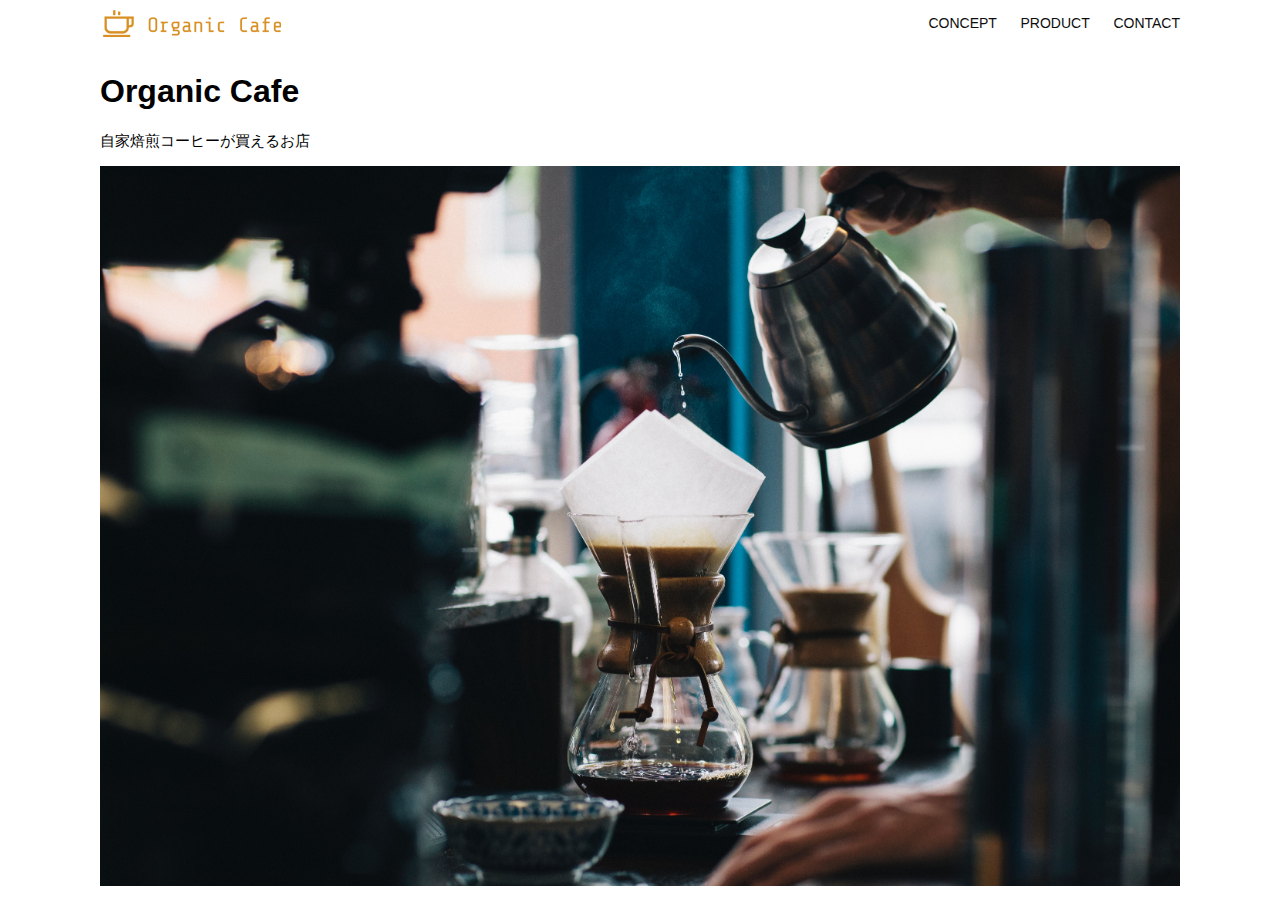
<file: kadai_013/index.html>
<!DOCTYPE html>
<html>
  <head>
    <title>Organic Cafe</title>
    <meta charset="UTF-8" />
    <meta
      name="description"
      content="自家焙煎のコーヒーがお家で楽しめるOrganic Cafe"
    />
    <meta name="viewport" content="width=device-width, initial-scale=1.0" />
    <link rel="stylesheet" href="style.css" />
  </head>
  <body>
    <!-- ヘッダー -->
    <header>
      <!-- ロゴ -->
      <a href="index.html" id="logo"
        ><img src="images/logo.png" alt="トップページに戻る"
      /></a>

      <!-- PC用ナビゲーション -->
      <nav id="nav-pc">
        <a href="index.html#concept">CONCEPT</a>
        <a href="index.html#product">PRODUCT</a>
        <a href="index.html#contact">CONTACT</a>
      </nav>
      
      <!-- スマホ用メニューボタン -->
      <img id="menu-sp" src="images/button-menu.png" alt="ナビゲーションを開く" onclick="document.getElementById('nav-sp').style.display = 'block'"> 
      <!-- スマホ用ナビゲーション -->
      <nav id="nav-sp">
         <img id="close" src="images/button-close.png" alt="ナビゲーションを閉じる" onclick="document.getElementById('nav-sp').style.display = 'none'">
         <a id="logo-sp" href="index.html" onclick="document.getElementById('nav-sp').style.display = 'none'">
         <img src="images/logo-sp.png" alt="トップページに戻る"></a>
         <a class="menu" href="index.html#concept" onclick="document.getElementById('nav-sp').style.display = 'none'">CONCEPT</a>
         <a class="menu" href="index.html#product" onclick="document.getElementById('nav-sp').style.display = 'none'">PRODUCT</a>
         <a class="menu" href="index.html#contact" onclick="document.getElementById('nav-sp').style.display = 'none'">CONTACT</a>
      </nav>
      
    </header>
    <main>
      <article>
        <!-- メインビジュアル -->
        <section id="main-visual">
          <div id="main-message">
            <h1>Organic Cafe</h1>
            <p>自家焙煎コーヒーが買えるお店</p>
          </div>
          <img
            src="images/main-image.jpg"
            alt="コーヒーをハンドドリップで淹れる画像"
          />
        </section>
      </article>
    </main>
  </body>
</html>
</file>
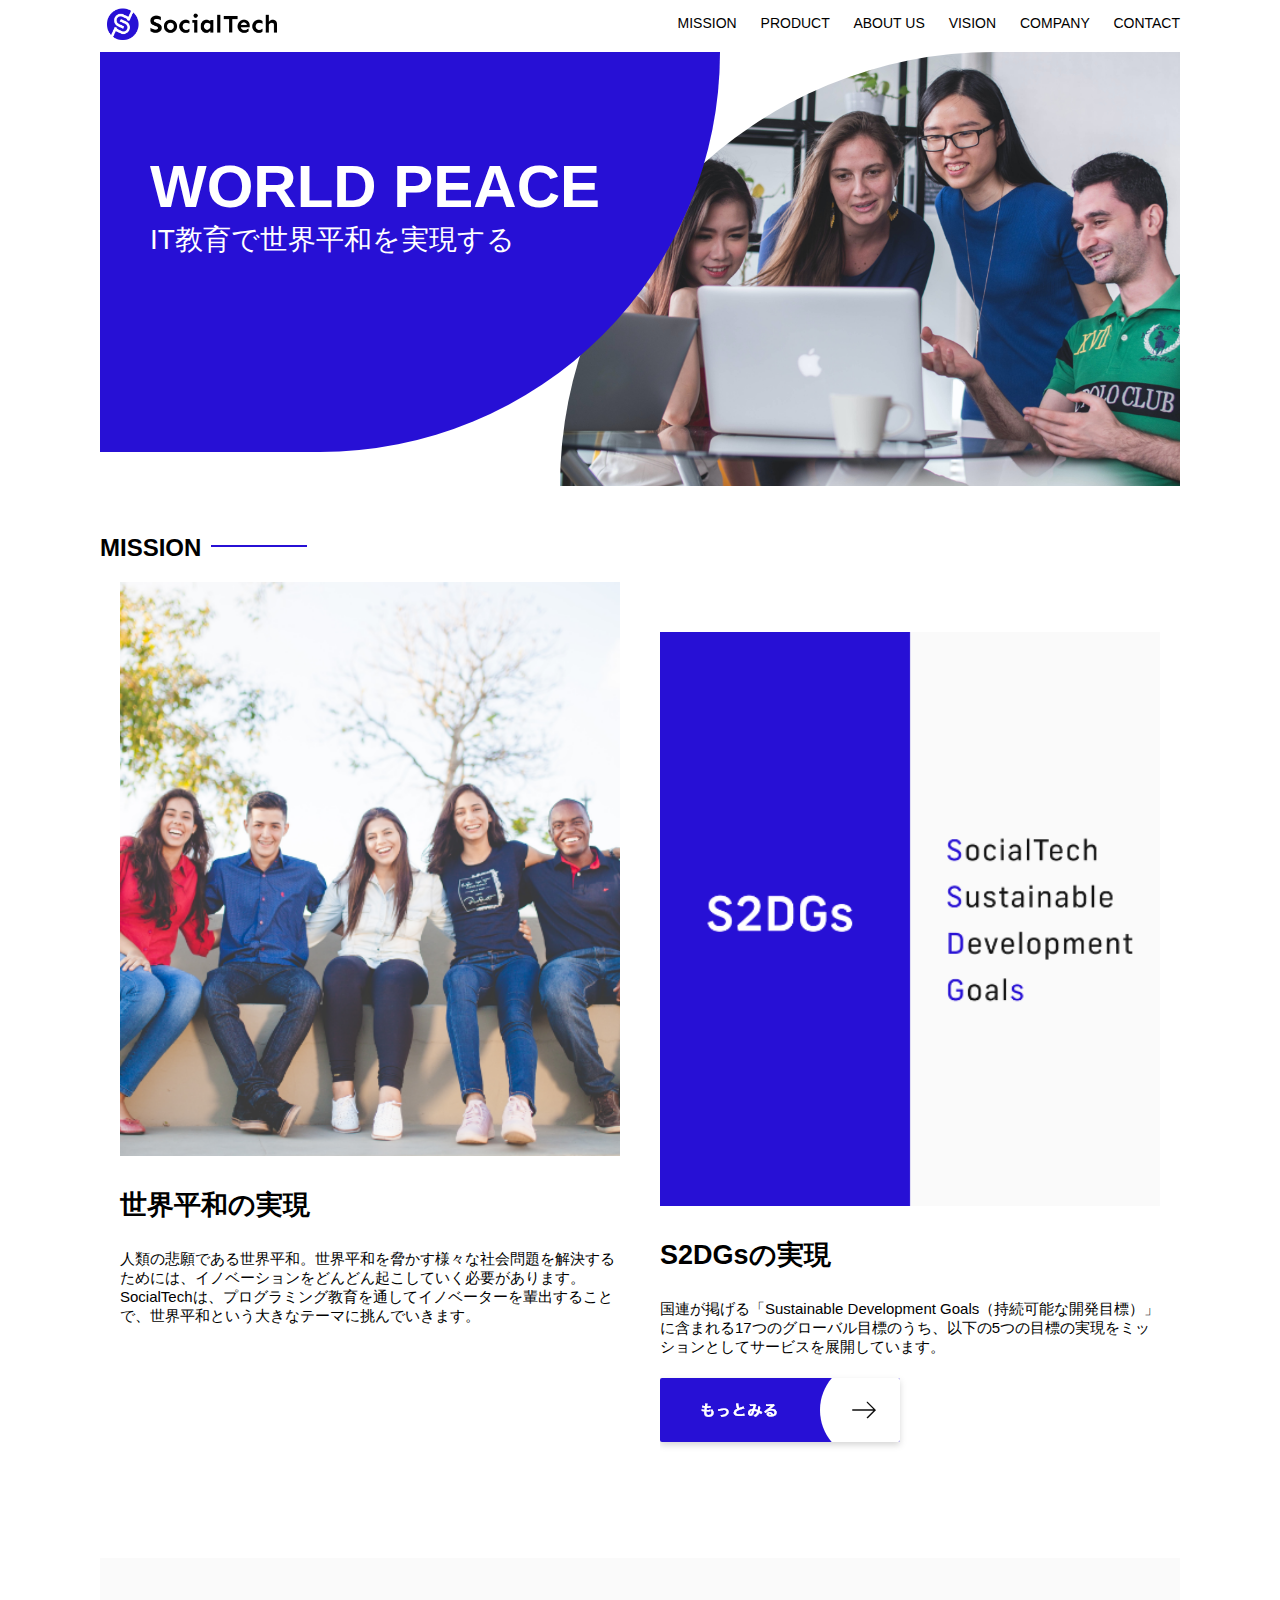
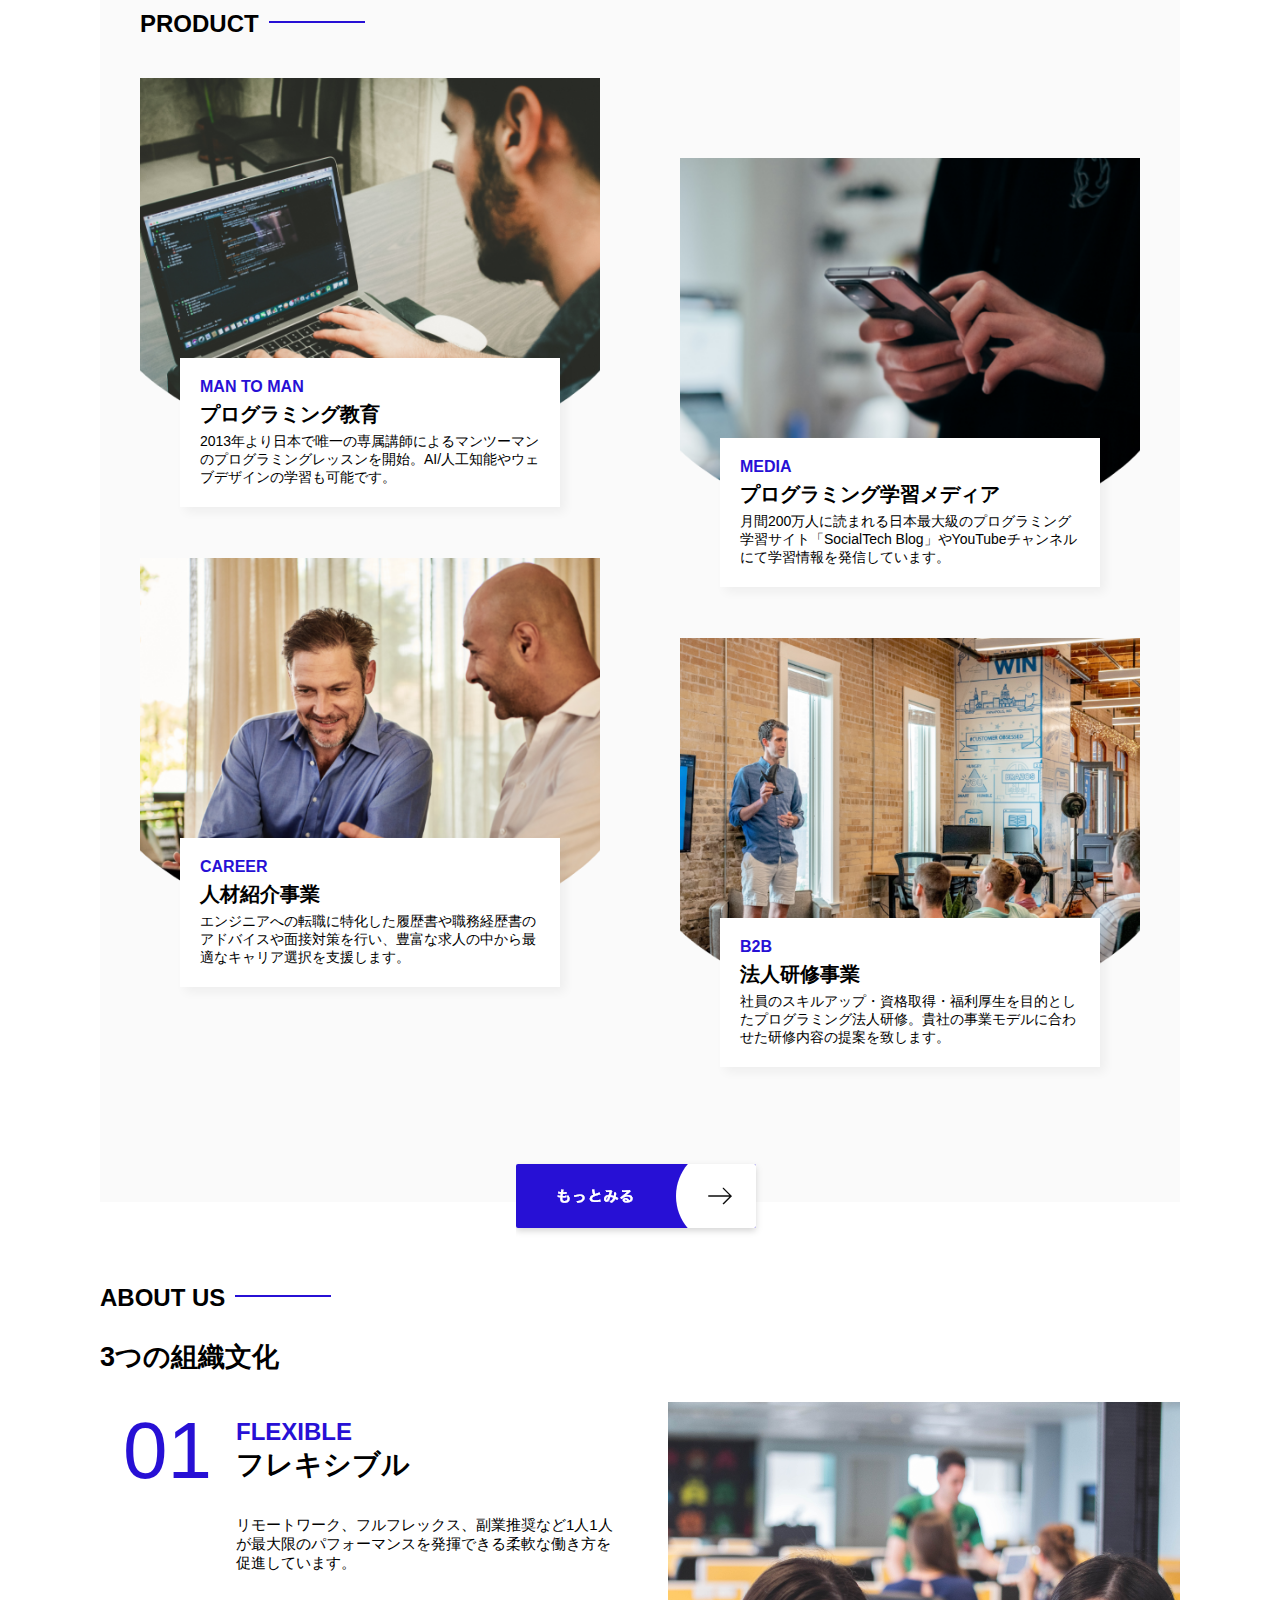
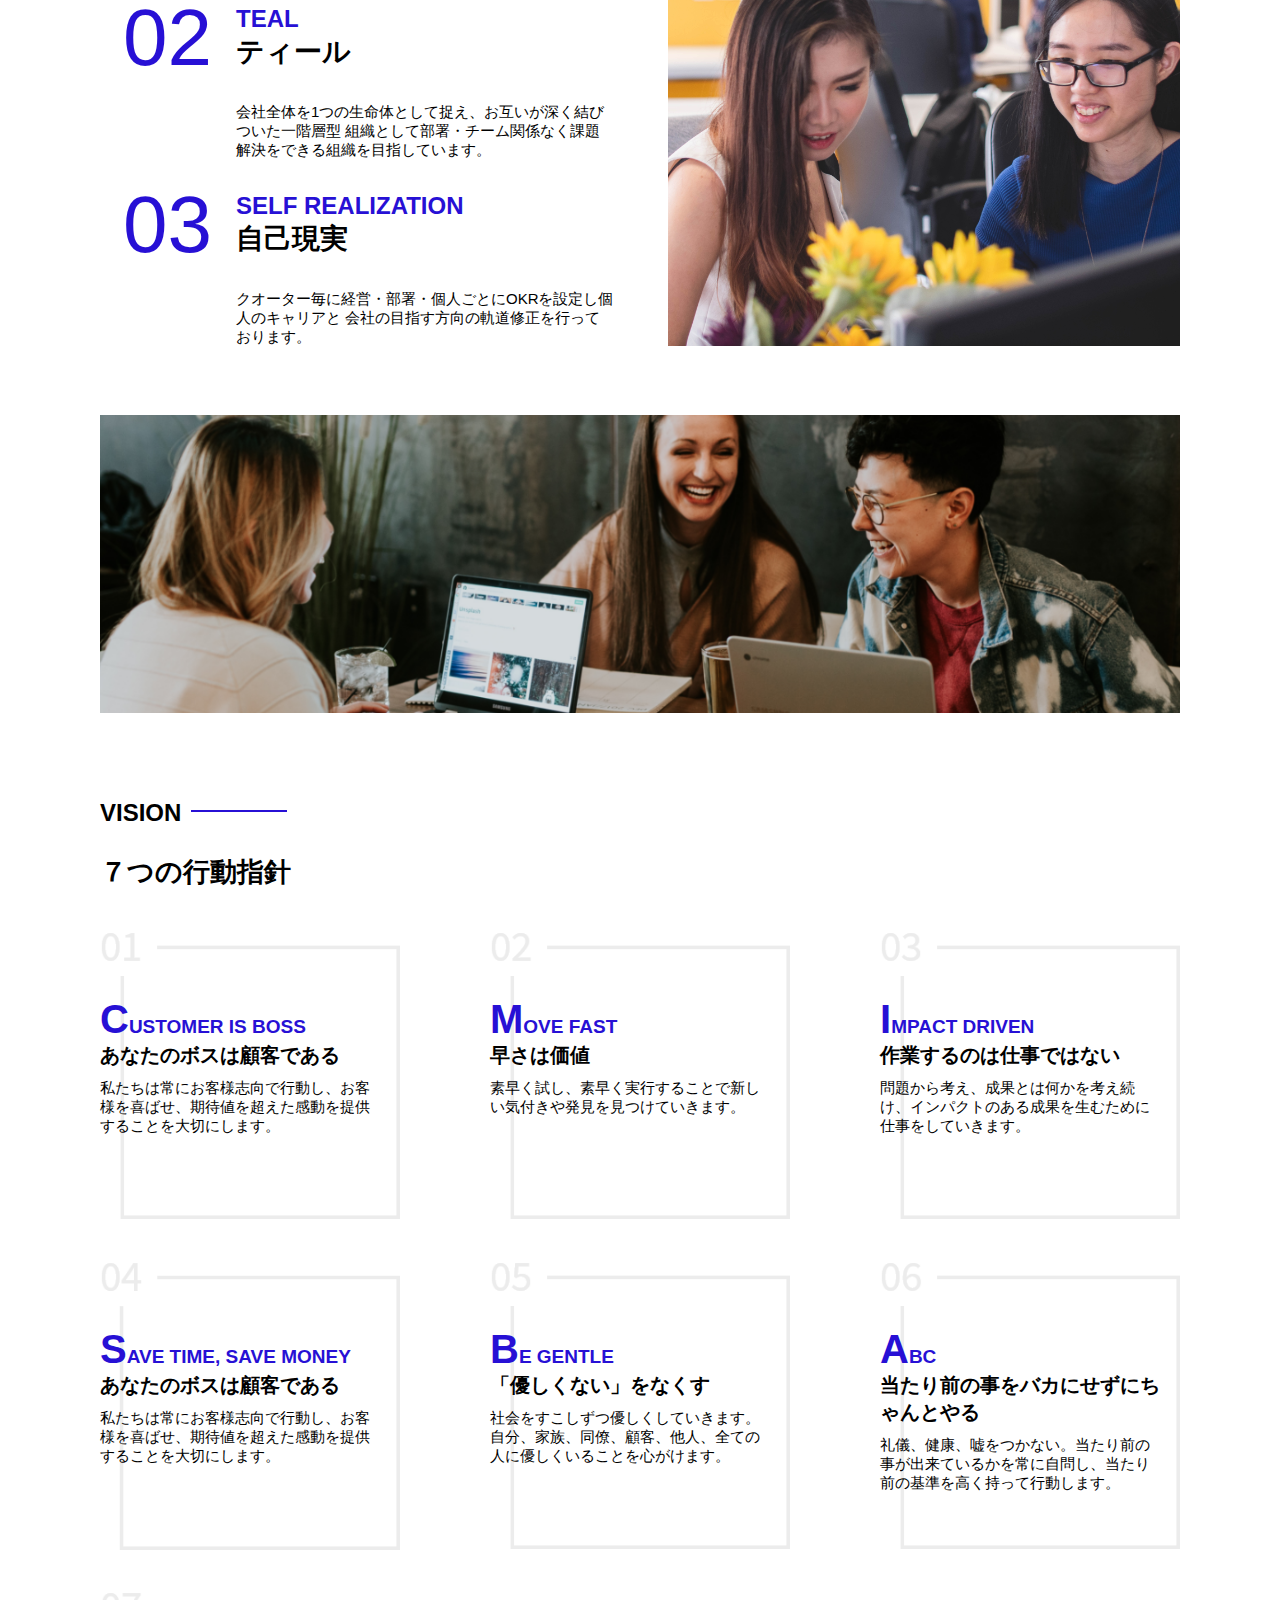
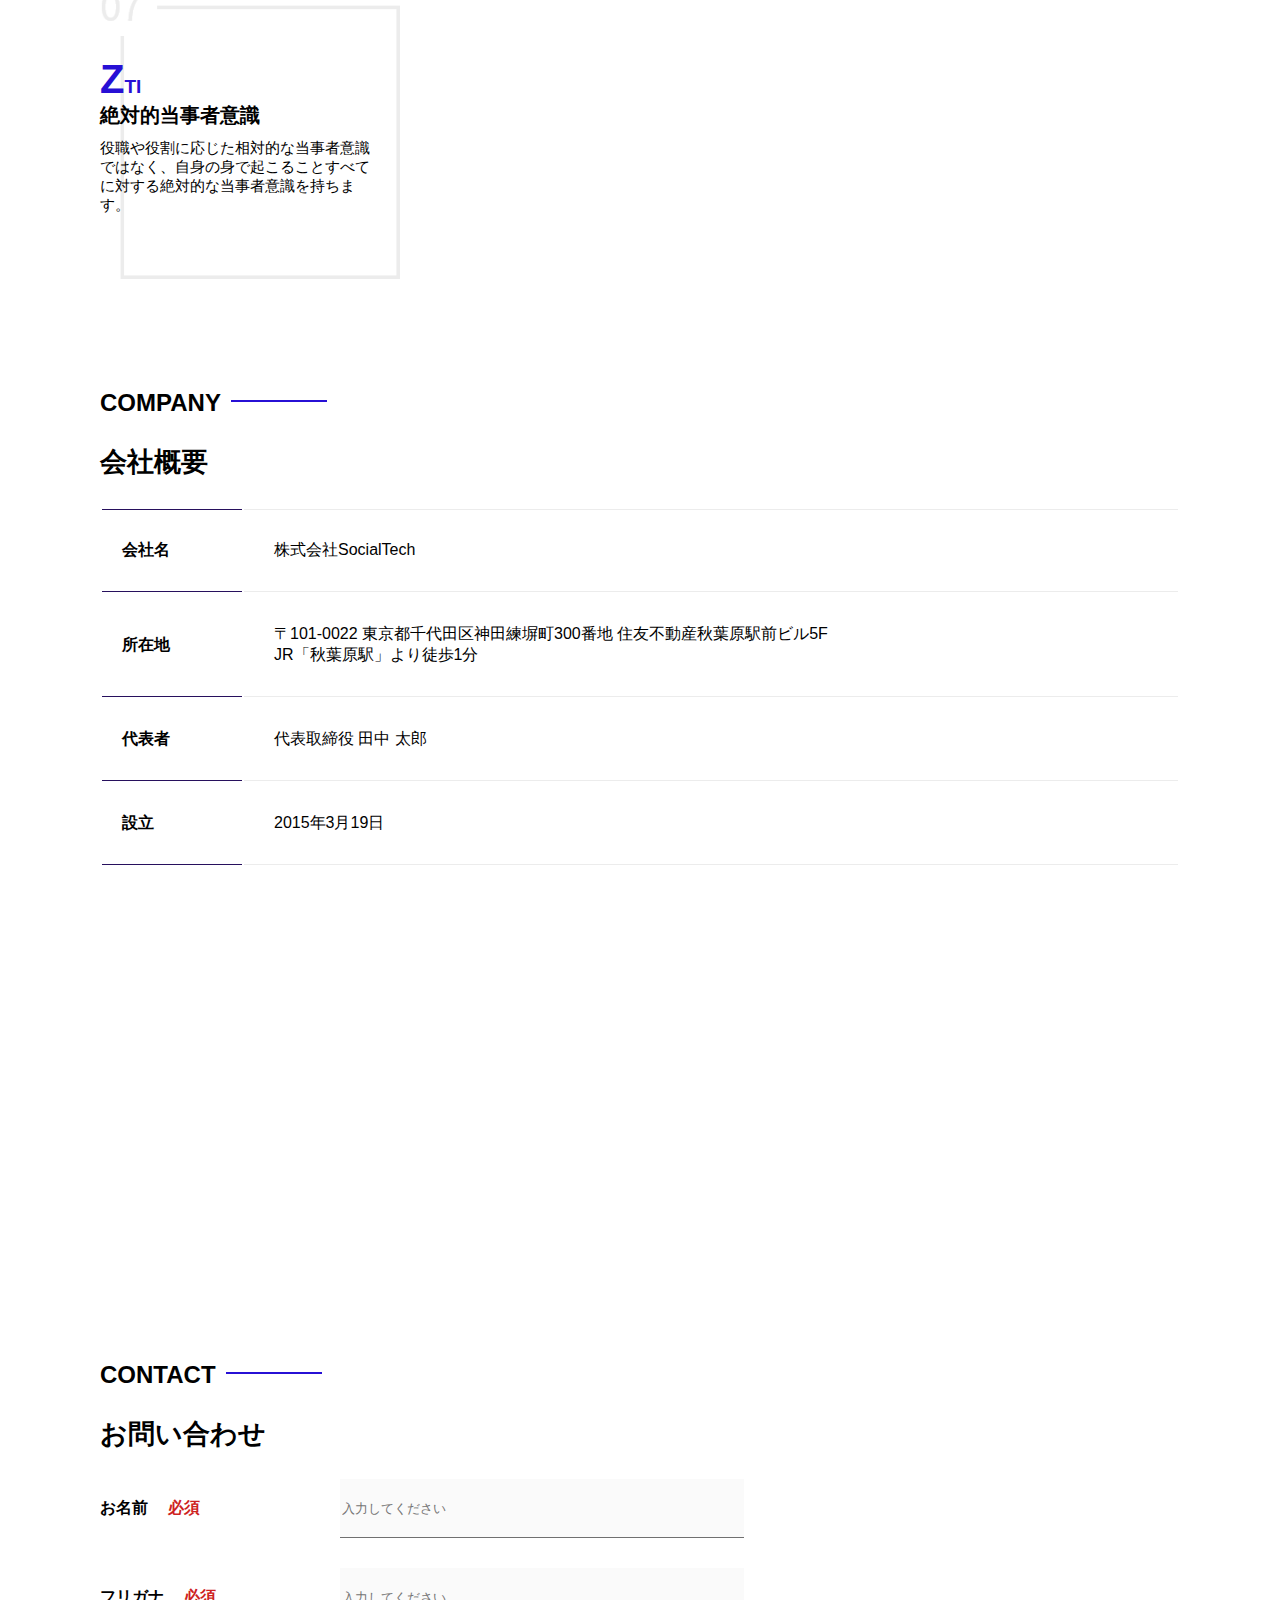
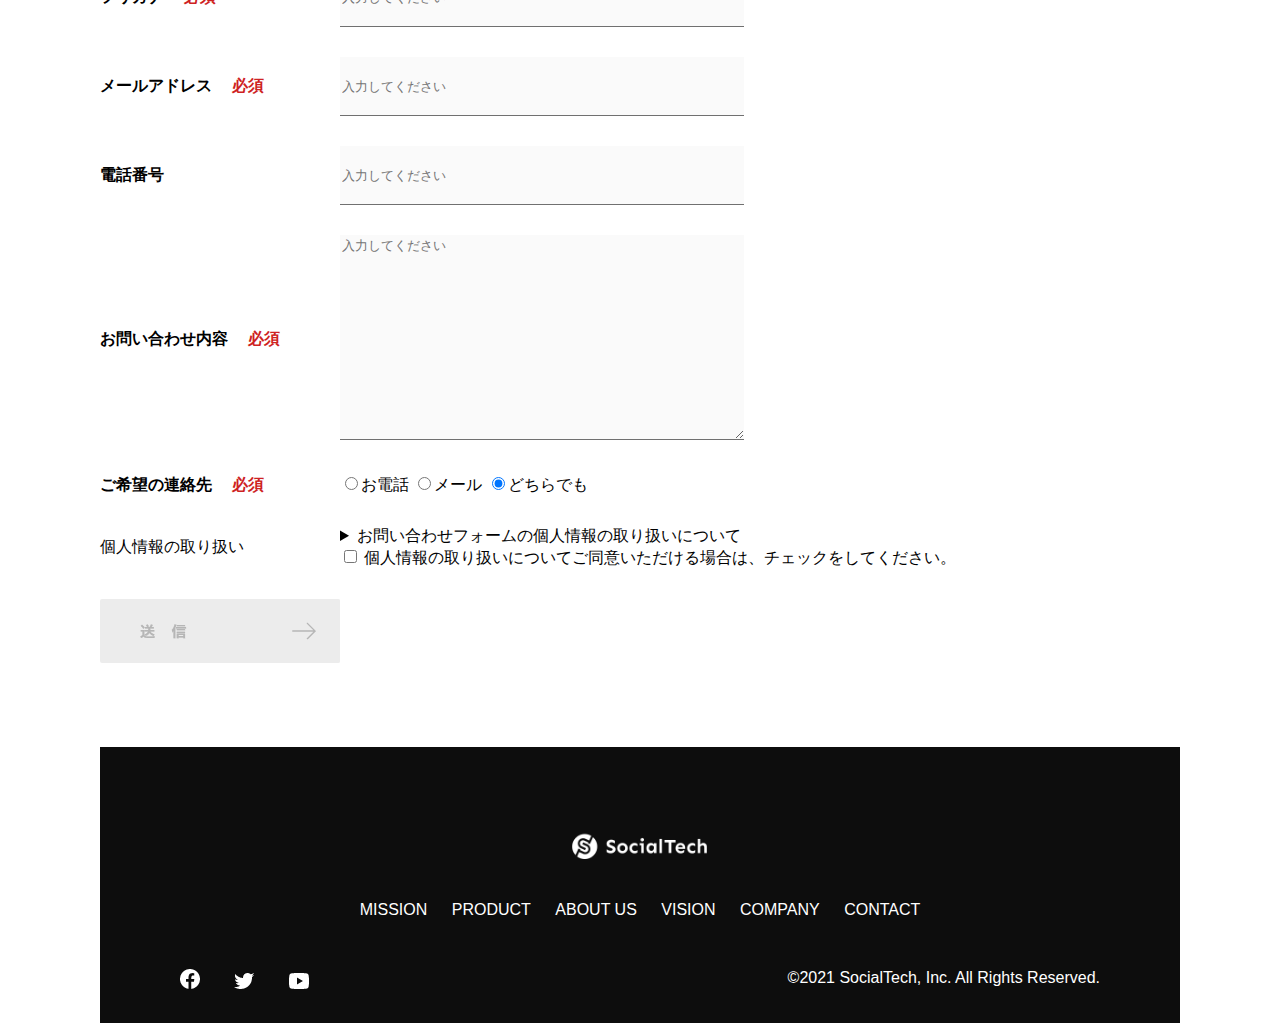
<file: kadai_tutorial_output/index.html>
<!DOCTYPE html>
<html lang="ja">
<head>
    <meta charset="UTF-8">
    <meta name="description"content="SocialTechはEDtech業界のリーディングカンパニーを目指します">
    <meta name="viewport" content="width=device-width, initial-scale=1.0">
    <link rel="stylesheet" href="style.css">
    <title>SocialTech</title>
    <style>
        img:not([alt]) {
          border: 10px solid red;
        }
      </style>
</head>
<body>
    <header>
      <!-- ロゴ -->
        <a href="index.html"><img src="images/logo.png" alt="トップページに戻る"></a>
     <!-- PC用ナビゲーション -->
        <nav id="nav-pc">                <!--navタグ推奨・・・アクセシビリティの向上/SEO対策 -->
         <a href="mission.html">MISSION</a>         
         <a href="product.html">PRODUCT</a>
         <a href="index.html#aboutus">ABOUT US</a>             <!-- html後 #がポイント -->
         <a href="index.html#vision">VISION</a>
         <a href="index.html#company">COMPANY</a>
         <a href="index.html#contact">CONTACT</a>
        </nav>
     <!-- スマホ用メニューボタン -->
       <img id="menu-sp" src="images/button-menu.png" alt="ナビゲーションを開く" onclick="document.getElementById('nav-sp').style.display = 'block'">
     <!-- スマホ用ナビゲーション-->
       <nav id="nav-sp">
          <img id="close" src="images/button-close.png" alt="ナビゲーションを閉じる" onclick="document.getElementById('nav-sp').style.display = 'none'">
          <a id="logo-sp" href="index.html" onclick="document.getElementById('nav-sp').style.display = 'none'"><img src="images/logo-sp.png" alt="トップページに戻る"></a>
          <a class="menu" href="mission.html" onclick="document.getElementById('nav-sp').style.display = 'none'">MISSION</a>
          <a class="menu" href="product.html" onclick="document.getElementById('nav-sp').style.display = 'none'">PRODUCT</a>
          <a class="menu" href="index.html#aboutus" onclick="document.getElementById('nav-sp').style.display = 'none'">ABOUT US</a>
          <a class="menu" href="index.html#vision" onclick="document.getElementById('nav-sp').style.display = 'none'">VISION</a>
          <a class="menu" href="index.html#company" onclick="document.getElementById('nav-sp').style.display = 'none'">COMPANY US</a>
          <a class="menu" href="index.html#contact" onclick="document.getElementById('nav-sp').style.display = 'none'">CONTACT</a>
         <div id="sns">
             <a href="https://www.facebook.com/sejuku2013"><img src="images/button-facebook.png" alt="Facebookのリンク"></a>
             <a href="https://twitter.com/samuraijuku"><img src="images/button-twitter.png" alt="Twitterのリンク"></a>
             <a href="https://www.youtube.com/channel/UCCFOQO5aDK0xXam4cUQXT8g"><img src="images/button-youtube.png" alt="YouTubeのリンク"></a>
         </div>
        </nav>
    </header>
    <main>
       <article>
         <!-- メインビジュアル -->
         <section id="main-visual">               <!--sectionタグ・・・文書構造を明確にする-->
             <div id="main-message">
                 <h1>WORLD PEACE</h1>
                 <p>IT教育で世界平和を実現する</p>
             </div>
             <img src="images/index/index-main.png" alt="PCの周りに集まる多国籍の仲間たち">
         </section>
          <!--ミッション-->
         <section id="mission">
              <h2 class="index-h2">MISSION</h2>

             <div id="mission-flex">
                 <div>
                     <img id="mission-photo" src="images/index/index-mission.png" alt="屋外のベンチで写真を撮影する多国籍の仲間たち"> 
                     <h3>世界平和の実現</h3>
                     <p>人類の悲願である世界平和。世界平和を脅かす様々な社会問題を解決するためには、イノベーションをどんどん起こしていく必要があります。SocialTechは、プログラミング教育を通してイノベーターを輩出することで、世界平和という大きなテーマに挑んでいきます。</p>
                 </div>
                 <div>
                     <img id="s2dgs" srC="images/index/s2dgs.png" alt="S2DGs">
                     <h3>S2DGsの実現</h3>
                     <p>国連が掲げる「Sustainable Development Goals（持続可能な開発目標）」に含まれる17つのグローバル目標のうち、以下の5つの目標の実現をミッションとしてサービスを展開しています。</p>
                     <a href="mission.html">
                         <img src="images/button-more.png" alt="もっとみる">
                     </a>
                 </div>  
              </div>
         </section>
         <!--プロダクト-->
          <section id="product">
              <h2 class="index-h2">PRODUCT</h2>
                 <div>
                     <div id="product-left">
                         <div>
                             <img class="product-photo" src="images/index/index-mantoman.png" alt="PCでコードを書く男性">
                             <div class="product-explain">
                                 <span>MAN TO MAN</span>
                                 <h3>プログラミング教育</h3>
                                 <p>2013年より日本で唯一の専属講師によるマンツーマンのプログラミングレッスンを開始。AI/人工知能やウェブデザインの学習も可能です。</p>
                             </div>
                         </div>
                         <div>
                             <img class="product-photo" src="images/index/index-career.png" alt="笑顔で話し合う2人の男性">
                             <div class="product-explain">
                                 <span>CAREER</span>
                                 <h3>人材紹介事業</h3>
                                 <p>エンジニアへの転職に特化した履歴書や職務経歴書のアドバイスや面接対策を行い、豊富な求人の中から最適なキャリア選択を支援します。</p>    
                             </div>
                         </div>   
                     </div>
                     <div id="product-right">
                         <div>
                             <img class="product-photo" src="images/index/index-media.png" alt="スマートフォンを操作する人">
                             <div class="product-explain">
                                 <span>MEDIA</span>
                                 <h3>プログラミング学習メディア</h3>
                                 <p>月間200万人に読まれる日本最大級のプログラミング学習サイト「SocialTech Blog」やYouTubeチャンネルにて学習情報を発信しています。</p>
                             </div> 
                         </div>
                         <div>
                             <img class="product-photo" src="images/index/index-b2b.png" alt="講演中の男性とそれを聴く人々">
                             <div class="product-explain">
                                 <span>B2B</span>
                                 <h3>法人研修事業</h3>
                                 <p>社員のスキルアップ・資格取得・福利厚生を目的としたプログラミング法人研修。貴社の事業モデルに合わせた研修内容の提案を致します。</p>
                             </div>   
                         </div>
                     </div>       
                 </div>
                 <div>
                    <a id="product-more" href="product.html">
                        <img src="images/button-more.png" alt="もっとみる">
                    </a>
                 </div> 
          </section> 
           <!---ABOUT US-->
           <section id="aboutus">
             <h2 class="index-h2">ABOUT US</h2>
             <h3>3つの組織文化</h3>
             <div>
                  <table class="culture-table">               <!--表を作るにはtableタグを使う-->
                    <tr>
                        <td>
                            <span class="culture-num">01</span>
                        </td>
                        <td>
                            <span class="culture-en">FLEXIBLE</span>
                            <span class="culture-jp">フレキシブル</span>
                        </td>
                    </tr>
                    <tr>
                        <td>
                         <!--空のセル-->
                        </td>
                        <td>
                            <p class="culture-discription">リモートワーク、フルフレックス、副業推奨など1人1人が最大限のパフォーマンスを発揮できる柔軟な働き方を促進しています。
                            </p>
                        </td>
                    </tr>
                    <tr>
                        <td>
                            <span class="culture-num">02</span>
                        </td>
                        <td>
                            <span class="culture-en">TEAL</span>
                            <span class="culture-jp">ティール</span>
                        </td>
                    </tr>
                    <tr>
                        <td>
                         <!--空のセル-->
                        </td>
                        <td>
                            <p class="culture-discription"> 会社全体を1つの生命体として捉え、お互いが深く結びついた一階層型
                                組織として部署・チーム関係なく課題解決をできる組織を目指しています。
                            </p>
                        </td>
                    </tr>
                    <tr>
                        <td>
                            <span class="culture-num">03</span>
                        </td>
                        <td>
                            <span class="culture-en">SELF REALIZATION</span>
                            <span class="culture-jp">自己現実</span>
                        </td>
                    </tr>
                    <tr>
                        <td>
                         <!--空のセル-->
                        </td>
                        <td>
                            <p class="culture-discription">クオーター毎に経営・部署・個人ごとにOKRを設定し個人のキャリアと
                                会社の目指す方向の軌道修正を行っております。
                            </p>
                        </td>
                    </tr>
                  </table> 
                  <img class="culture-img" src="images/index/index-aboutus1.png" alt="笑顔で話し合う2人の女性">
             </div>
              <img class="culture-img2" src="images/index/index-aboutus2.png" alt="笑顔で話し合う3人の男女">
           </section>
           <!-- VISION -->
           <section id="vision">
              <h2 class="index-h2">VISION</h2>
              <h3>７つの行動指針</h3>
              <div>
                 <div class="vision-box">
                      <img src="images/index/vision-01.png" alt="01">
                      <span>
                         <h4>CUSTOMER IS BOSS</h4>
                         <h5>あなたのボスは顧客である</h5>
                         <p>私たちは常にお客様志向で行動し、お客様を喜ばせ、期待値を超えた感動を提供することを大切にします。</p>
                      </span>
                 </div>
                 <div class="vision-box">
                      <img src="images/index/vision-02.png" alt="02">
                      <span>
                         <h4>MOVE FAST</h4>
                         <h5>早さは価値</h5>
                         <p>素早く試し、素早く実行することで新しい気付きや発見を見つけていきます。</p>
                      </span>
                 </div>
                 <div class="vision-box">
                     <img src="images/index/vision-03.png" alt="03">
                     <span>
                         <h4>IMPACT DRIVEN</h4>
                         <h5>作業するのは仕事ではない</h5>
                         <p>問題から考え、成果とは何かを考え続け、インパクトのある成果を生むために仕事をしていきます。</p>
                     </span>
                 </div>
                 <div class="vision-box">
                     <img src="images/index/vision-04.png" alt="04">
                     <span>
                         <h4>SAVE TIME, SAVE MONEY</h4>
                         <h5>あなたのボスは顧客である</h5>
                         <p>私たちは常にお客様志向で行動し、お客様を喜ばせ、期待値を超えた感動を提供することを大切にします。</p>
                     </span>
                 </div>
                 <div class="vision-box">
                     <img src="images/index/vision-05.png" alt="05">
                     <span>
                         <h4>BE GENTLE</h4>
                         <h5>「優しくない」をなくす</h5>
                         <p>社会をすこしずつ優しくしていきます。自分、家族、同僚、顧客、他人、全ての人に優しくいることを心がけます。</p>
                     </span>
                 </div>
                 <div class="vision-box">
                     <img src="images/index/vision-06.png" alt="06">
                     <span>
                         <h4>ABC</h4>
                         <h5>当たり前の事をバカにせずにちゃんとやる</h5>
                         <p>礼儀、健康、嘘をつかない。当たり前の事が出来ているかを常に自問し、当たり前の基準を高く持って行動します。</p>
                     </span>
                 </div>
                 <div class="vision-box">
                     <img src="images/index/vision-07.png" alt="07">
                     <span>
                         <h4>ZTI</h4>
                         <h5>絶対的当事者意識</h5>
                         <p>役職や役割に応じた相対的な当事者意識ではなく、自身の身で起こることすべてに対する絶対的な当事者意識を持ちます。</p>
                     </span>
                 </div>
               </div>
           </section>
           <!-- COMPANY -->
           <section id="company">
            <h2 class="index-h2">COMPANY</h2>
            <h3>会社概要</h3>
           <table id="company-table">
             <tr>
               <th class="tableheader-first">会社名</th>
               <td class="cell-first">株式会社SocialTech</td> 
             </tr>
             <tr>
                <th class="tableheader">所在地</th>
                <td class="cell">〒101-0022 東京都千代田区神田練塀町300番地 住友不動産秋葉原駅前ビル5F<br>JR「秋葉原駅」より徒歩1分</td> 
              </tr>
              <tr>
                <th class="tableheader">代表者</th>
                <td class="cell">代表取締役 田中 太郎</td> 
              </tr>
              <tr>
                <th class="tableheader">設立</th>
                <td class="cell">2015年3月19日</td> 
              </tr>
           </table>
           <iframe src="https://www.google.com/maps/embed?pb=!1m18!1m12!1m3!1d3240.068678107791!2d139.77208304105739!3d35.6999275290595!2m3!1f0!2f0!3f0!3m2!1i1024!2i768!4f13.1!3m3!1m2!1s0x60188fee13660e23%3A0x77137876edf742ac!2z5L2P5Y-L5LiN5YuV55Sj56eL6JGJ5Y6f6aeF5YmN44OT44Or!5e0!3m2!1sja!2sjp!4v1719058467109!5m2!1sja!2sjp" width="600" height="450" style="border:0;" allowfullscreen="" loading="lazy" referrerpolicy="no-referrer-when-downgrade"></iframe>
           </section>
           <!--CONTACT-->
           <section id="contact">
             <h2 class="index-h2">CONTACT</h2>
             <h3>お問い合わせ</h3>
              <form>
                  <div>
                     <div class="contact-heading">
                         <label class="contact-lavel">お名前<span class="contact-span">必須</span></label>
                     </div>
                     <div>
                         <input type="text" name="name" placeholder="入力してください" class="contact-textbox">
                     </div>
                   </div>
                   <div>
                      <div class="contact-heading">
                         <label class="contact-lavel">フリガナ<span class="contact-span">必須</span></label>
                      </div>
                      <div>
                         <input type="text" name="hurigana" placeholder="入力してください" class="contact-textbox">
                      </div>
                   </div>
                   <div>
                     <div class="contact-heading">
                         <label class="contact-lavel">メールアドレス<span class="contact-span">必須</span></label>
                     </div>
                     <div>
                         <input type="text" name="email" placeholder="入力してください" class="contact-textbox">
                     </div>
                   </div>
                   <div>
                     <div class="contact-heading">
                         <label class="contact-lavel">電話番号</label>
                     </div>
                     <div>
                         <input type="text" name="tel" placeholder="入力してください" class="contact-textbox">
                     </div>
                   </div>
                   <div>
                     <div class="contact-heading">
                         <label class="contact-lavel">お問い合わせ内容<span class="contact-span">必須</span></label>
                     </div>
                     <div>
                         <textarea class="contact-textarea" placeholder="入力してください" name="massage"></textarea>
                     </div>
                   </div>
                   <div>
                     <div class="contact-heading">
                         <label class="contact-lavel">ご希望の連絡先<span class="contact-span">必須</span></label>
                     </div>
                     <div>
                        <input class="radiobutton" type="radio" value="tel" name="contact" checked><label>お電話</label>
                        <input class="radiobutton" type="radio" value="tel" name="contact" checked><label>メール</label>
                        <input class="radiobutton" type="radio" value="tel" name="contact" checked><label>どちらでも</label>
                     </div>
                   </div>
                   <div>
                     <div class="contact-heading">
                         <label contact-label="">個人情報の取り扱い</label>
                     </div>
                     <div>
                         <details>
                             <summary>お問い合わせフォームの個人情報の取り扱いについて</summary>
                             <div>
                                 <span>１．組織の名称又は氏名</span><br>
                                       株式会社SocialTech<br><br>
                                 <span>２．個人情報保護管理者（若しくはその代理人）の氏名又は職名、所属及び連絡先
                                       鈴木 一郎 コーポレート部</span><br>
                                       メールアドレス：samurai@example.com<br>
                                       TEL：03-1234-5678<br>
                                 <span>３．個人情報の利用目的</span><br>
                                       ・本サービス及び本サービスに関連する情報の提供又はそれらに関する連絡のため<br>
                                       ・ユーザーの本人確認のため<br>
                                       ・当社サービスのご案内のため<br>
                                       ・当社の商品等の広告または宣伝（電子メールによるものを含むものとします。）<br><br>
                                 <span>４．個人情報の取り扱い業務の委託</span><br>
                                       個人情報の取扱業務の全部または一部を外部に業務委託する場合があります。<br>
                                       その際、弊社は、個人情報を適切に保護できる管理体制を敷き実行していることを条件として<br>
                                       委託先を厳選したうえで、機密保持契約を委託先と締結し、お客様の個人情報を厳密に管理させます。<br><br>
                                 <span>５．個人情報の開示等の請求</span><br>
                                       お客様は、弊社に対してご自身の個人情報の開示等（利用目的の通知、開示、内容の訂正・追加・削除、利用の停止または消去、第三者への提供の停止）に関して、当社問合わせ窓口に申し出ることができます。<br>
                                       その際、弊社はお客様ご本人を確認させていただいたうえで、合理的な期間内に対応いたします。<br><br>
                                       なお、個人情報に関する弊社問合わせ先は、次の通りです。<br><br>
                                       株式会社SocialTech　個人情報問合せ窓口<br>
                                       〒101-0022 東京都千代田区神田練塀町300番地 住友不動産秋葉原駅前ビル5F<br>
                                       メールアドレス：samurai@example.com　TEL：03-1234-5678<br><br>
                                 <span>６．個人情報を提供されることの任意性について</span><br><br>
                                       お客様がご自身の個人情報を弊社に提供されるか否かは、お客様のご判断によりますが、もしご提供されない場合には、適切なサービスが提供できない場合がありますので予めご了承ください。
                             </div>
                         </details>
                         <input type="checkbox" name="agree">
                         <span>個人情報の取り扱いについてご同意いただける場合は、チェックをしてください。</span>
                     </div>
                   </div>
                   <input type="image" src="images/button-submit.png" alt="送信する">
                   <!--input type="image"と記述することで、画像でボタンを作成できる。-->
              </form>
           </section>
        </article>
        <footer>
           <div id="footer-logo">
               <img src="images/logo-sp.png" alt="SocialTech">
           </div>
           <div id="footer-link">
               <a href="mission.html">MISSION</a>
               <a href="product.html">PRODUCT</a>
               <a href="index.html#aboutus">ABOUT US</a>
               <a href="index.html#vision">VISION</a>
               <a href="index.html#company">COMPANY</a>
               <a href="index.html#contact">CONTACT</a>
           </div>
           <div id="sns-footer">
               <a href="https://www.facebook.com/sejuku2013"><img src="images/button-facebook.png" alt="Facebookのリンク"></a>
               <a href="https://twitter.com/samuraijuku"><img src="images/button-twitter.png" alt="Twitterのリンク"></a>
               <a href="ttps://www.youtube.com/channel/UCCFOQO5aDK0xXam4cUQXT8g"><img src="images/button-youtube.png" alt="YouTubeのリンク"></a>
               <span id="copyright">&copy;2021 SocialTech, Inc. All Rights Reserved. </span>
           </div>
        </footer>
    </main>
</body>

</html>
</file>
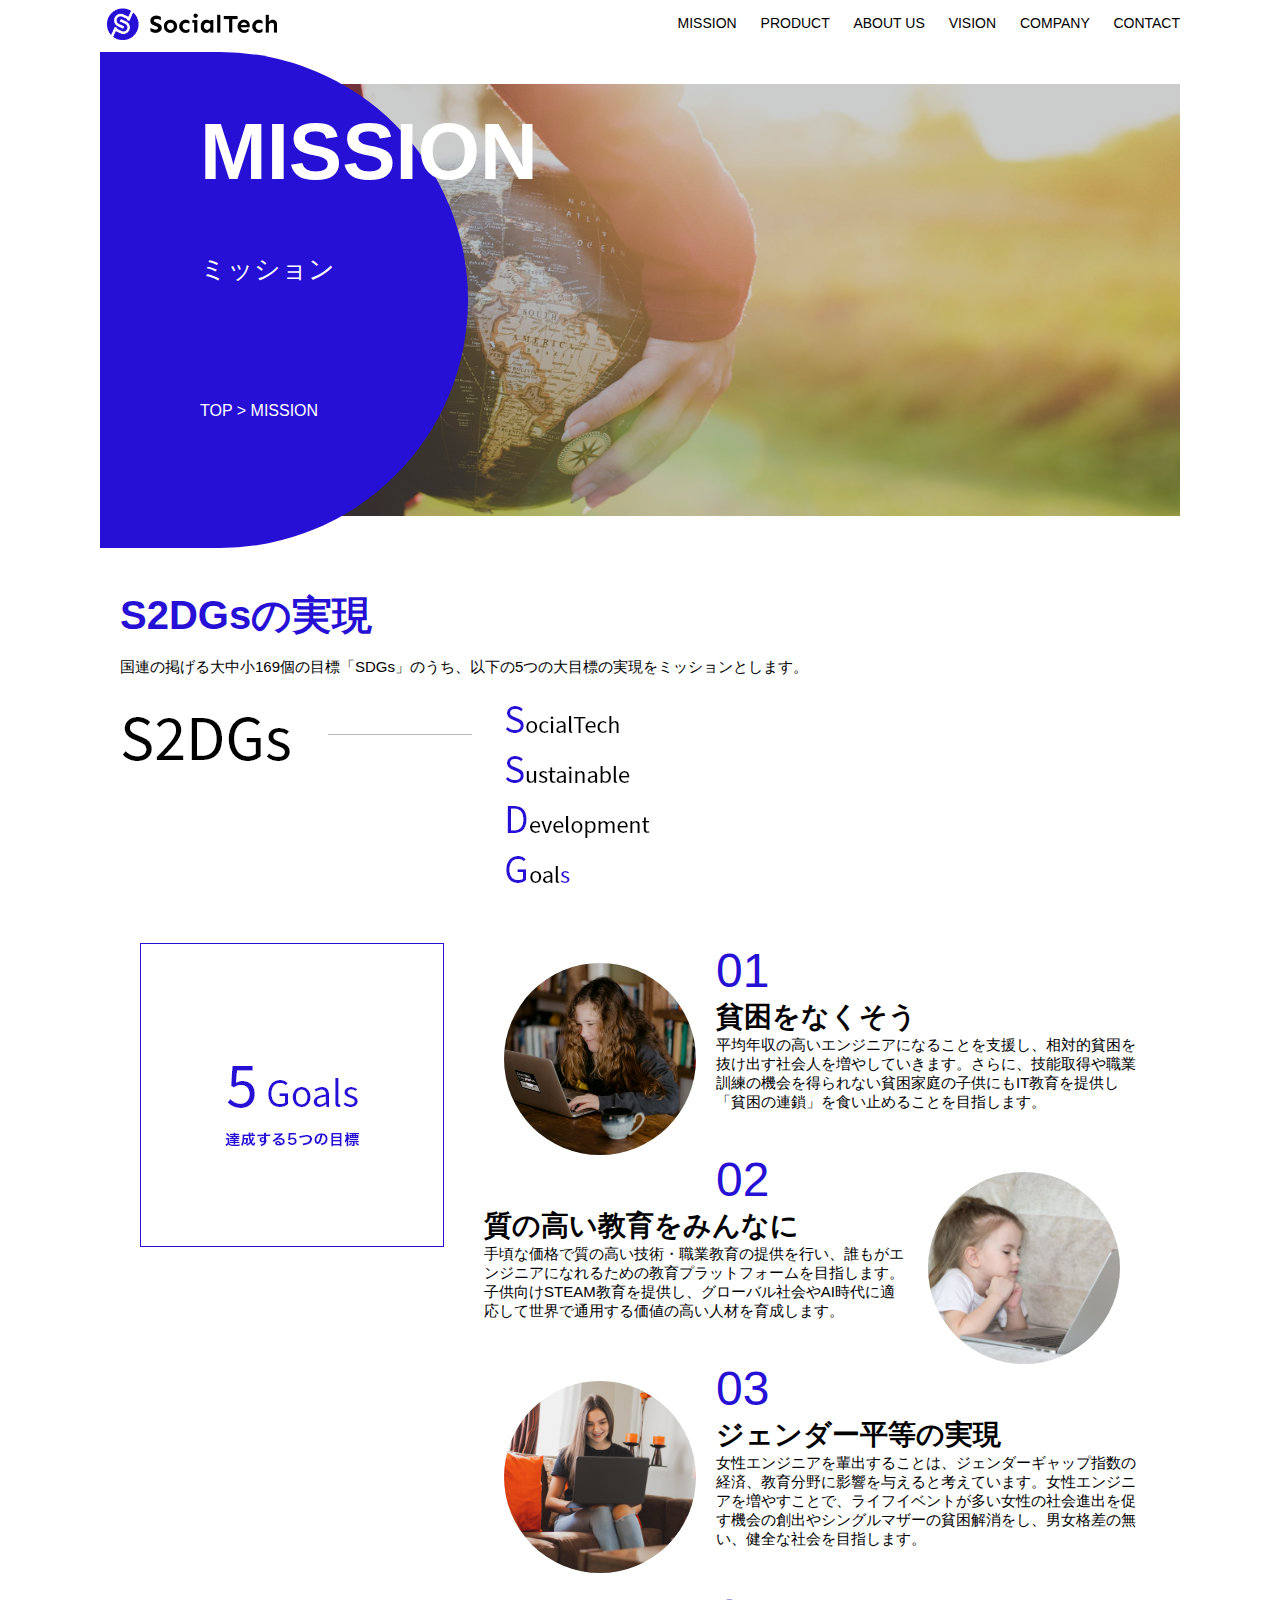
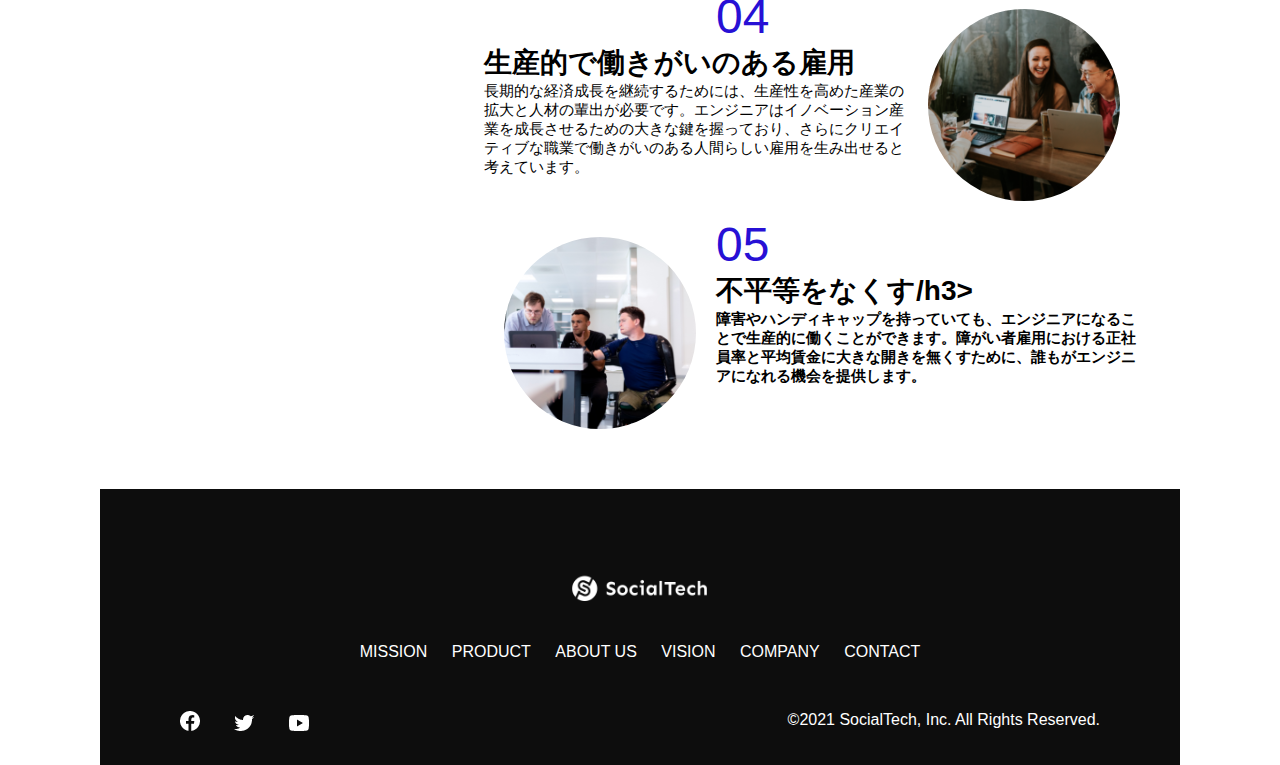
<file: kadai_tutorial_output/mission.html>
<!DOCTYPE html>
<html lang="ja">
<head>
    <meta charset="UTF-8">
    <meta name="description"content="SocialTechが目指す5つの目標（S2DGs）を紹介します">
    <meta name="viewport" content="width=device-width, initial-scale=1.0">
    <link rel="stylesheet" href="style.css">
    <title>SocialTech - MISSION ミッション -</title>
</head>
<body>
    <header>
      <!-- ロゴ -->
        <a href="index.html"><img src="images/logo.png" alt="トップページに戻る"></a>
     <!-- PC用ナビゲーション -->
        <nav id="nav-pc">                <!--navタグ推奨・・・アクセシビリティの向上/SEO対策 -->
         <a href="mission.html">MISSION</a>         
         <a href="product.html">PRODUCT</a>
         <a href="index.html#aboutus">ABOUT US</a>             <!-- html後 #がポイント -->
         <a href="index.html#vision">VISION</a>
         <a href="index.html#company">COMPANY</a>
         <a href="index.html#contact">CONTACT</a>
        </nav>
     <!-- スマホ用メニューボタン -->
       <img id="menu-sp" src="images/button-menu.png" alt="ナビゲーションを開く" onclick="document.getElementById('nav-sp').style.display = 'block'">
     <!-- スマホ用ナビゲーション-->
       <nav id="nav-sp">
          <img id="close" src="images/button-close.png" alt="ナビゲーションを閉じる" onclick="document.getElementById('nav-sp').style.display = 'none'">
          <a id="logo-sp" href="index.html" onclick="document.getElementById('nav-sp').style.display = 'none'"><img src="images/logo-sp.png" alt="トップページに戻る"></a>
          <a class="menu" href="mission.html" onclick="document.getElementById('nav-sp').style.display = 'none'">MISSION</a>
          <a class="menu" href="product.html" onclick="document.getElementById('nav-sp').style.display = 'none'">PRODUCT</a>
          <a class="menu" href="index.html#aboutus" onclick="document.getElementById('nav-sp').style.display = 'none'">ABOUT US</a>
          <a class="menu" href="index.html#vision" onclick="document.getElementById('nav-sp').style.display = 'none'">VISION</a>
          <a class="menu" href="index.html#company" onclick="document.getElementById('nav-sp').style.display = 'none'">COMPANY US</a>
          <a class="menu" href="index.html#contact" onclick="document.getElementById('nav-sp').style.display = 'none'">CONTACT</a>
         <div id="sns">
             <a href="https://www.facebook.com/sejuku2013"><img src="images/button-facebook.png" alt="Facebookのリンク"></a>
             <a href="https://twitter.com/samuraijuku"><img src="images/button-twitter.png" alt="Twitterのリンク"></a>
             <a href="https://www.youtube.com/channel/UCCFOQO5aDK0xXam4cUQXT8g"><img src="images/button-youtube.png" alt="YouTubeのリンク"></a>
         </div>
        </nav>
    </header>
    <main>
        <article>
           <section id="mission-main">
            <div id="mission-title">
                <h1>MISSION</h1>
                <span>ミッション</span>
                <div>TOP > MISSION</div>
            </div>
           </section> 
           <section id="mission-s2dgs"> 
                <h2 class="mission-h2">S2DGsの実現</h2>
                <p>国連の掲げる大中小169個の目標「SDGs」のうち、以下の5つの大目標の実現をミッションとします。</p>
                <img src="images/mission/mission-s2dgs.png" alt="S2DGs">
           </section>
           <section id="mission-5goals">
            <div>
                <img src="images/mission/mission-5goals.png" alt="5goals">
            </div>
            <div>
                <div>
                    <img class="fivegoals-image-left" src="images/mission/mission-5goals01.png" alt="01">
                    <span class="fivegoals-number">01</span>
                    <h3 class="fivegoals-h3">貧困をなくそう</h3>
                    <p class="fivegoals-p">
                     平均年収の高いエンジニアになることを支援し、相対的貧困を抜け出す社会人を増やしていきます。さらに、技能取得や職業訓練の機会を得られない貧困家庭の子供にもIT教育を提供し「貧困の連鎖」を食い止めることを目指します。
                    </p>
                </div>
                <div>
                    <img class="fivegoals-image-right" src="images/mission/mission-5goals02.png" alt="02">
                    <span class="fivegoals-number">02</span>
                    <h3 class="fivegoals-h3">質の高い教育をみんなに</h3>
                    <p class="fivegoals-p">
                     手頃な価格で質の高い技術・職業教育の提供を行い、誰もがエンジニアになれるための教育プラットフォームを目指します。子供向けSTEAM教育を提供し、グローバル社会やAI時代に適応して世界で通用する価値の高い人材を育成します。
                    </p>
                </div>
                <div>
                    <img class="fivegoals-image-left" src="images/mission/mission-5goals03.png" alt="03">
                    <span class="fivegoals-number">03</span>
                    <h3 class="fivegoals-h3">ジェンダー平等の実現</h3>
                    <p class="fivegoals-p">
                     女性エンジニアを輩出することは、ジェンダーギャップ指数の経済、教育分野に影響を与えると考えています。女性エンジニアを増やすことで、ライフイベントが多い女性の社会進出を促す機会の創出やシングルマザーの貧困解消をし、男女格差の無い、健全な社会を目指します。
                    </p>
                </div>
                <div>
                    <img class="fivegoals-image-right" src="images/mission/mission-5goals04.png" alt="04">
                    <span class="fivegoals-number">04</span>
                    <h3 class="fivegoals-h3">生産的で働きがいのある雇用</h3>
                    <p class="fivegoals-p">
                     長期的な経済成長を継続するためには、生産性を高めた産業の拡大と人材の輩出が必要です。エンジニアはイノベーション産業を成長させるための大きな鍵を握っており、さらにクリエイティブな職業で働きがいのある人間らしい雇用を生み出せると考えています。
                    </p>
                </div>
                <div>
                    <img class="fivegoals-image-left" src="images/mission/mission-5goals05.png" alt="05">
                    <span class="fivegoals-number">05</span>
                    <h3 class="fivegoals-h3">不平等をなくす/h3>
                    <p class="fivegoals-p">
                     障害やハンディキャップを持っていても、エンジニアになることで生産的に働くことができます。障がい者雇用における正社員率と平均賃金に大きな開きを無くすために、誰もがエンジニアになれる機会を提供します。
                    </p>
                </div>
            </div>
           </section>


        </article>
      <footer>
           <div id="footer-logo">
               <img src="images/logo-sp.png" alt="SocialTech">
           </div>
           <div id="footer-link">
               <a href="mission.html">MISSION</a>
               <a href="product.html">PRODUCT</a>
               <a href="index.html#aboutus">ABOUT US</a>
               <a href="index.html#vision">VISION</a>
               <a href="index.html#company">COMPANY</a>
               <a href="index.html#contact">CONTACT</a>
           </div>
           <div id="sns-footer">
               <a href="https://www.facebook.com/sejuku2013"><img src="images/button-facebook.png" alt="Facebookのリンク"></a>
               <a href="https://twitter.com/samuraijuku"><img src="images/button-twitter.png" alt="Twitterのリンク"></a>
               <a href="ttps://www.youtube.com/channel/UCCFOQO5aDK0xXam4cUQXT8g"><img src="images/button-youtube.png" alt="YouTubeのリンク"></a>
               <span id="copyright">&copy;2021 SocialTech, Inc. All Rights Reserved. </span>
           </div>
        </footer>
    </main>
</body>
</html>
</file>
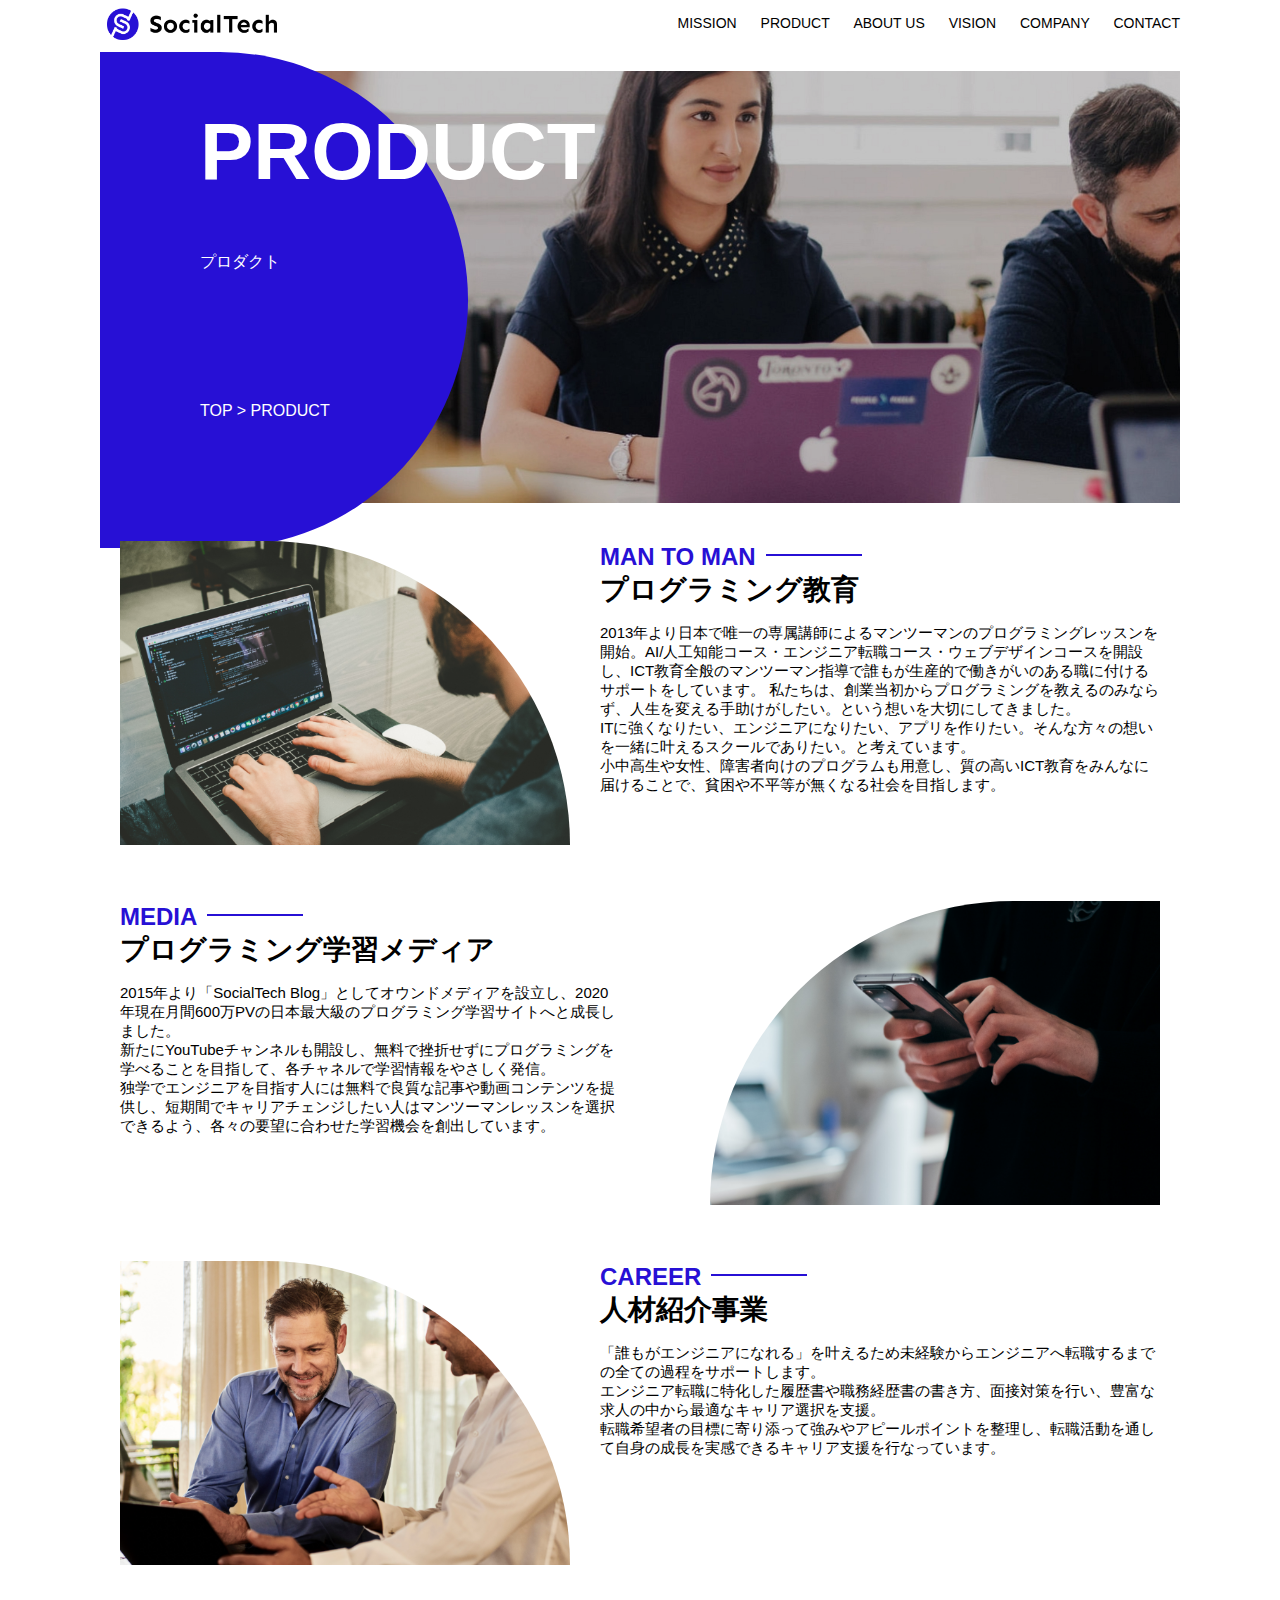
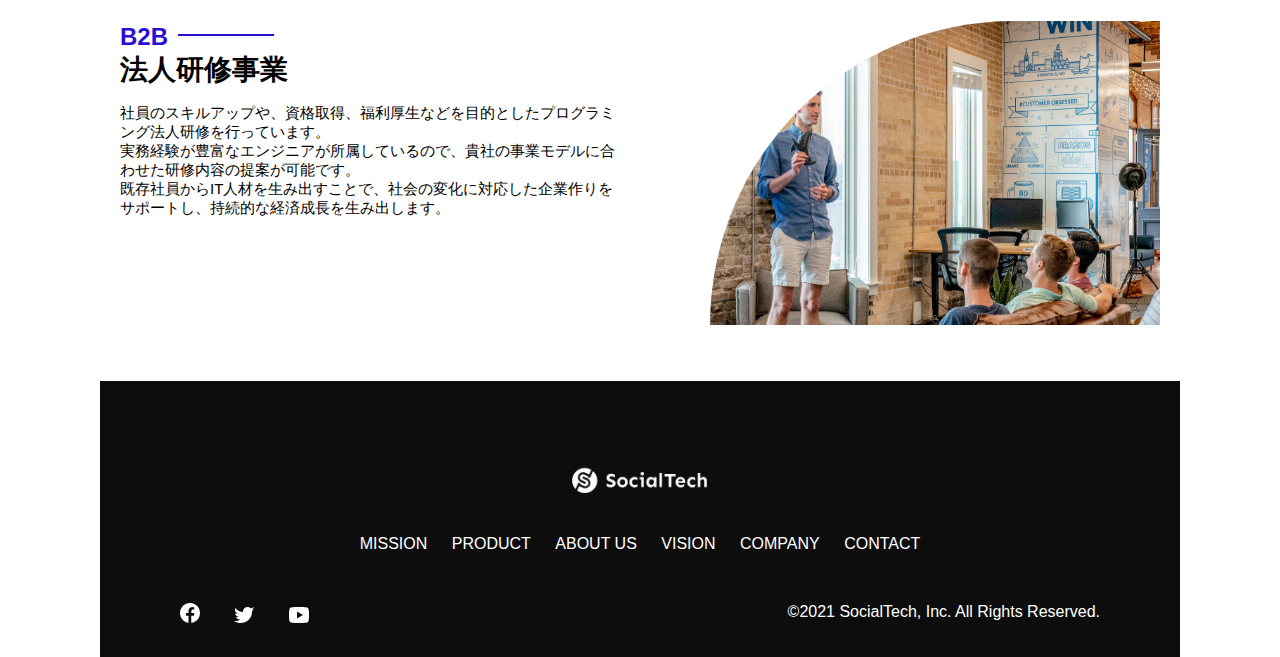
<file: kadai_tutorial_output/product.html>
<!DOCTYPE html>
<html lang="ja">
<head>
    <meta charset="UTF-8">
    <meta name="description"content="SocialTechの4つのプロダクトを紹介します">
    <meta name="viewport" content="width=device-width, initial-scale=1.0">
    <link rel="stylesheet" href="style.css">
    <title>SocialTech - PRODUCT プロダクト-</title>
</head>
<body>
    <header>
      <!-- ロゴ -->
        <a href="index.html"><img src="images/logo.png" alt="トップページに戻る"></a>
     <!-- PC用ナビゲーション -->
        <nav id="nav-pc">                <!--navタグ推奨・・・アクセシビリティの向上/SEO対策 -->
         <a href="mission.html">MISSION</a>         
         <a href="product.html">PRODUCT</a>
         <a href="index.html#aboutus">ABOUT US</a>             <!-- html後 #がポイント -->
         <a href="index.html#vision">VISION</a>
         <a href="index.html#company">COMPANY</a>
         <a href="index.html#contact">CONTACT</a>
        </nav>
     <!-- スマホ用メニューボタン -->
       <img id="menu-sp" src="images/button-menu.png" alt="ナビゲーションを開く" onclick="document.getElementById('nav-sp').style.display = 'block'">
     <!-- スマホ用ナビゲーション-->
       <nav id="nav-sp">
          <img id="close" src="images/button-close.png" alt="ナビゲーションを閉じる" onclick="document.getElementById('nav-sp').style.display = 'none'">
          <a id="logo-sp" href="index.html" onclick="document.getElementById('nav-sp').style.display = 'none'"><img src="images/logo-sp.png" alt="トップページに戻る"></a>
          <a class="menu" href="mission.html" onclick="document.getElementById('nav-sp').style.display = 'none'">MISSION</a>
          <a class="menu" href="product.html" onclick="document.getElementById('nav-sp').style.display = 'none'">PRODUCT</a>
          <a class="menu" href="index.html#aboutus" onclick="document.getElementById('nav-sp').style.display = 'none'">ABOUT US</a>
          <a class="menu" href="index.html#vision" onclick="document.getElementById('nav-sp').style.display = 'none'">VISION</a>
          <a class="menu" href="index.html#company" onclick="document.getElementById('nav-sp').style.display = 'none'">COMPANY US</a>
          <a class="menu" href="index.html#contact" onclick="document.getElementById('nav-sp').style.display = 'none'">CONTACT</a>
         <div id="sns">
             <a href="https://www.facebook.com/sejuku2013"><img src="images/button-facebook.png" alt="Facebookのリンク"></a>
             <a href="https://twitter.com/samuraijuku"><img src="images/button-twitter.png" alt="Twitterのリンク"></a>
             <a href="https://www.youtube.com/channel/UCCFOQO5aDK0xXam4cUQXT8g"><img src="images/button-youtube.png" alt="YouTubeのリンク"></a>
         </div>
        </nav>
    </header>
    <main>
        <article>
            <section id="product-main">
                <div id="product-title">
                    <h1>PRODUCT</h1>
                    <span>プロダクト</span>
                    <div>TOP > PRODUCT</div>
                </div>
            </section>
            <section class="product-section1">
                <img src="images/product/product-mantoman.png" alt="PCでコードを書く男性">
                <div>
                    <h2 class="product-h2">MAN TO MAN</h2>
                    <h3 class="product-h3">プログラミング教育</h3>
                    <p>2013年より日本で唯一の専属講師によるマンツーマンのプログラミングレッスンを開始。AI/人工知能コース・エンジニア転職コース・ウェブデザインコースを開設し、ICT教育全般のマンツーマン指導で誰もが生産的で働きがいのある職に付けるサポートをしています。
                        私たちは、創業当初からプログラミングを教えるのみならず、人生を変える手助けがしたい。という想いを大切にしてきました。<br>ITに強くなりたい、エンジニアになりたい、アプリを作りたい。そんな方々の想いを一緒に叶えるスクールでありたい。と考えています。<br>小中高生や女性、障害者向けのプログラムも用意し、質の高いICT教育をみんなに届けることで、貧困や不平等が無くなる社会を目指します。
                    </p>
                </div>
            </section>
            <section class="product-section2">
                <div>
                    <h2 class="product-h2">MEDIA</h2>
                    <h3 class="product-h3">プログラミング学習メディア</h3>
                    <p>2015年より「SocialTech
                        Blog」としてオウンドメディアを設立し、2020年現在月間600万PVの日本最大級のプログラミング学習サイトへと成長しました。<br>新たにYouTubeチャンネルも開設し、無料で挫折せずにプログラミングを学べることを目指して、各チャネルで学習情報をやさしく発信。<br>独学でエンジニアを目指す人には無料で良質な記事や動画コンテンツを提供し、短期間でキャリアチェンジしたい人はマンツーマンレッスンを選択できるよう、各々の要望に合わせた学習機会を創出しています。
                    </p>
                </div>
                <img src="images/product/product-media.png" alt="スマートフォンを操作する人">
            </section>
            <section class="product-section1">
                <img src="images/product/product-career.png" alt="笑顔で話し合う2人の男性">
                <div>
                    <h2 class="product-h2">CAREER</h2>
                    <h3 class="product-h3">人材紹介事業</h3>
                    <p>「誰もがエンジニアになれる」を叶えるため未経験からエンジニアへ転職するまでの全ての過程をサポートします。<br>エンジニア転職に特化した履歴書や職務経歴書の書き方、面接対策を行い、豊富な求人の中から最適なキャリア選択を支援。<br>転職希望者の目標に寄り添って強みやアピールポイントを整理し、転職活動を通して自身の成長を実感できるキャリア支援を行なっています。<br>
                    </p>
                </div>
            </section>
            <section class="product-section2">
                <div>
                    <h2 class="product-h2">B2B</h2>
                    <h3 class="product-h3">法人研修事業</h3>
                    <p>社員のスキルアップや、資格取得、福利厚生などを目的としたプログラミング法人研修を行っています。<br>実務経験が豊富なエンジニアが所属しているので、貴社の事業モデルに合わせた研修内容の提案が可能です。<br>既存社員からIT人材を生み出すことで、社会の変化に対応した企業作りをサポートし、持続的な経済成長を生み出します。
                    </p>
                </div>
                <img src="images/product/product-b2b.png" alt="講演中の男性とそれを聴く人々">
            </section>
        </article>
                
      <footer>
           <div id="footer-logo">
               <img src="images/logo-sp.png" alt="SocialTech">
           </div>
           <div id="footer-link">
               <a href="mission.html">MISSION</a>
               <a href="product.html">PRODUCT</a>
               <a href="index.html#aboutus">ABOUT US</a>
               <a href="index.html#vision">VISION</a>
               <a href="index.html#company">COMPANY</a>
               <a href="index.html#contact">CONTACT</a>
           </div>
           <div id="sns-footer">
               <a href="https://www.facebook.com/sejuku2013"><img src="images/button-facebook.png" alt="Facebookのリンク"></a>
               <a href="https://twitter.com/samuraijuku"><img src="images/button-twitter.png" alt="Twitterのリンク"></a>
               <a href="ttps://www.youtube.com/channel/UCCFOQO5aDK0xXam4cUQXT8g"><img src="images/button-youtube.png" alt="YouTubeのリンク"></a>
               <span id="copyright">&copy;2021 SocialTech, Inc. All Rights Reserved. </span>
           </div>
        </footer>
    </main>
</body>
</html>
</file>
<file: kadai_013/style.css>
/* PC、スマホ共通スタイル */
body {
    font-family: "Source Sans Pro", "Hiragino Kaku Gothic ProN", Meiryo, Arial,
      sans-serif;
  }
  
  p {
    font-size: 15px;
  }
  
  #main-visual>img {
    width: 100%;
  }
  
  /*================
  PC用のスタイル 
  =================*/
  @media screen and (min-width: 768px) {
    /* 横幅設定 */
    body {
      max-width: 1080px;
      min-width: 960px;
      margin: 0 auto 0 auto;
    }
  
    /* ヘッダー */
    header {
      display: flex;
      justify-content: space-between;
    }
  
    /* ナビゲーションのレイアウト */
    #nav-pc {
      text-align: right;
      font-size: 14px;
      padding-top: 15px;
    }
  
    /* ナビゲーションのリンクの装飾設定 */
    #nav-pc>a {
      text-decoration: none;
      margin-left: 20px;
    }
  
    #nav-pc>a:link {
      color: #0d0d0d;
    }
  
    #nav-pc>a:visited {
      color: #0d0d0d;
    }
  
    #nav-pc>a:hover {
      color: #0d0d0d;
      text-decoration: underline;
    }
  
    #nav-pc>a:active {
      color: #0d0d0d;
    }
 /* SP用ナビゲーション非表示 */
    #menu-sp{
        display: none;
    }

    #nav-sp{
        display: none;
    }
  }
   /*====================
  スマートフォン用のスタイル
  =====================*/
  @media screen and (max-width: 767px) {
    body{
        min-width: 375px;
        margin: 0;
    }
 /* PCのナビゲーションを非表示に */
    #nav-pc{
        display: none;
    }
 /* ハンバーガーメニュー */
    #menu-sp{
        float: right;
        padding: 0;
    }
 /* スマホ用ナビゲーション */
    #nav-sp{
        background-color: #ce933e;
        position: absolute;
        left: 0;
        top: 0;
        height: 100%;
        width: 100%;
        display: none;
        z-index: 100;
    }
 /* xボタン */
    #close{
        position: absolute;
        top: 20px;
        right: 20px;
    }
 /* ナビゲーションメニュー用ロゴ */  
    #logo-sp{
        margin: 80px 0px 30px 20px;
    }
 /* ナビゲーションのリンクの装飾設定 */
   #nav-sp > a {
    display: block;
    }
   #nav-sp > a:link {
    color: #ffffff;
    }
   #nav-sp > a:visited {
    color: #ffffff;
    }
   #nav-sp > a:hover {
    color: #ffffff;
    text-decoration: underline;
    }
   #nav-sp > a:active {
    color: #ffffff;
    }
    #nav-sp > .menu {
    text-decoration: none;
    display: block;
    margin: 0 20px 0 20px;
    height: 44px;
    font-size: 16px;
    background-image: url("images/arrow.png");
    background-repeat: no-repeat;
    background-position: right top;
    }
  }
</file>
<file: kadai_tutorial_output/style.css>
/* PC、スマホ共通スタイル */
body{
    font-family: "Source Sans Pro","Hiragino Kaku Gothic ProN",Meiryo,sans-serif;
}
p{
    font-size: 15px;
}
/*================
 PC用のスタイル 
=================*/
@media screen and (min-width:768px) {
/*横幅設定*/
body{
    max-width: 1080px;
    min-width: 960PX;
    margin: 0 auto 0 auto;
}
/*ヘッダー*/
header{
    display: flex;
    justify-content: space-between;
}
/* ナビゲーションのレイアウト navタグ推奨・・・アクセシビリティの向上/SEO対策　*/
#nav-pc {
    font-size: 14px;
    padding-top: 15px;
    /*margin-left: 20px;                       なぜこの位置だと文字間隔が狭いか？*/
}
/* ナビゲーションのリンクの装飾設定 */    
#nav-pc > a{    
    text-decoration: none;   /*なぜ装飾扱いか？aタグで通常がアンダーバー有りだから？*/
    margin-left: 20px;
}
#nav-pc > a:link{
        color: black;
         }
#nav-pc > a:visited{
        color: black;
    }
#nav-pc > a:hover{
        color: black;
        text-decoration: underline;
    }
#nav-pc > a:active{
        color: black;
    } 
/* スマホ用ナビを非表示 */   
#nav-sp,#menu-sp{
    display: none;       /* 要素を非表示にする */
}    
/* メインビジュアル */
#main-visual {
    position: relative;
    height: 400px;
}    
#main-message{
    position: absolute;
    top: 0;
    left: 0;
    background-color: #2710d5;
    color: #ffffff;
    border-radius: 0 0 476px 0;
    width: 100%;
    height: 100%;
    max-width: 620px;
    z-index: 11;
}
#main-message > h1 {
    font-size: 60px;
    font-weight: bold;
    margin:100px 0 0 50px
}
#main-message > p {
    font-size: 28px;
    margin: 0 0 0 50px;
}
#main-visual > img{
    max-width: 620px;
    border-radius: 476px 0 0 0;
    position: absolute;
    top: 0;
    right: 0;
    z-index: 10;
}
  /* 見出し */
h2{
    margin: 40px 0 0 0;
}
h2::after {   /* 要素の直後に画像を追加できる */
     /* contentタグ・・・HTMLコードが簡潔/画像サイズを柔軟に変更/疑似要素への適用 */
     content: url("images/line.png");   
     margin-left:10px;
    }
h3{
    font-size: 27px;
}
#mission{
    margin: 80px auto 80px auto;
    width: 100%;
}
#mission-flex{   
    width: 100%;
    display: flex;  /* 親要素にdisplay: flex;を指定することで、子要素を横並びにできる */
}
#mission-flex > div{  /*余白はmarginプロパティ、幅はwidthプロパティで調整する*/
    width: 50%;
    margin: 20px;
}
#mission-photo{
    width: 100%;
}
#s2dgs{
    margin-top: 50px;
    width: 100%;
}
/*プロダクト*/
#product {
    background-color: #fafafa;
    margin: 80px 0 80px 0;
    padding: 10px 40px 0px 40px;
}
/*外枠*/
#product > div {
    margin-top: 40px;
    display: flex;        /*親要素にdisplay: flex;を指定することで、子要素を横並びにできる*/
}
/*左カラム*/
#product-left {
    width: 50%;
    margin-right: 20px;
}
/*右カラム*/
 #product-right {
    width: 50%;
    margin-left: 20px;
    margin-top: 80px;
}

#product-left > div {
    position: relative;
    height: 480px;
    margin-right: 20px;
}

#product-right > div {
    position: relative;
    height: 480px;
    margin-left: 20px;
}
/*画像*/
.product-photo{
    width: 100%;
}
/* 説明文の枠 */
.product-explain{
    background-color: #ffffff;
    position: absolute;           /*画像とテキストを重ねるには、絶対位置（position:absolute）で指定する*/
    left: 0;
    top: 280px;
    margin: 0 40px 0 40px;
    padding: 20px;
    box-shadow: 5px 5px 10px rgba(0,0,0,0.05);  
    /*要素に影をつけるにはbox-shadowプロパティを使う 
     光の3原色のRGB（Red、Green、Blue）、それにAlpha（透明度）を加えてRGBA。
       RGBは「rgb(255, 0, 0)」
       RGBAは「rgba(255, 0, 0, 0.5)」のように記述 */
}
/* 説明文の英語 */
.product-explain > span{
    color: #2710d5;
    font-weight: bold;
    font-size: 16px;
    margin: 0;
}
 /* 説明文の見出し */
.product-explain > h3{
    font-size: 20px;
    margin: 5px 0 5px 0;
} 
/* 説明文 */
.product-explain > p{
    font-size: 14px;
    margin: 0;
}
/* 「もっとみる」ボタン */
#product-more{
    margin: 0 auto -42px auto;  
     /*marginにマイナスの値を指定すると、親要素の外にはみ出す（例：margin: 0 auto -42px auto;）*/
}
/* ABOUT US */
#aboutus{
    margin: 80px auto 80px auto;
}
/* 3つの組織文化と画像を入れる枠 */
#aboutus > div {
    display: flex;
}
/* 画像 */
.culture-img{
    width: 100%;
    align-self: flex-start;
     /*Flexbox（フレックスボックス）内の要素はalign-self: flex-start;を指定すると上寄せになる*/
}
.culture-img2{
    margin-top: 50px;
    width: 100%;
}
/* 3つの組織文化の表 */
.culture-table{
    margin-right: 50px;
}
/*番号*/
.culture-num{
    font-size: 80px;
    color: #2710d5;
    margin: 0 20px 0 20px;
}
/*組織文化英語*/
.culture-en{
color: #2710d5;
font-weight: bold;
font-size: 24px;
display: block;
}
/*組織文化日本語*/
.culture-jp{
    font-size: 28px;
    font-weight: bold;
}
/*説明文*/
.culture-description{
    margin: 0;
}
 /* ビジョン */
#vision{
    margin: 80px auto 80px auto;
}
/* セクション内の外枠 */
#vision > div{
    width: 100%;
    display: flex;
    justify-content: space-between;
    flex-wrap: wrap;
}
/* 7つの行動指針の枠 */
.vision-box{
    width: 300px;
    height: 300px;
    margin-bottom: 30px;
    position: relative;
}
.vision-box > img{
    width: 100%;
    height: auto;
    position: absolute;
    top: 0;
    left: 0;
    z-index: 30;
}
.vision-box > span{
    position: absolute;
    top: 0;
    left: 0;
    z-index: 31;
    margin-right: 20px;
}
.vision-box > span > h4{
    color: #2710d5;
    font-size: 19px;
    margin: 80px 0 0 0;
}
.vision-box > span > h4::first-letter {
    font-size: 40px;
}
.vision-box > span > h5{
    font-size: 20px;
    margin: 0 0 0 0;
}
.vision-box > span > p{
    margin-top: 10px;
}

/*会社概要*/
#company{
    margin: 80px auto 80px auto;
}
#company-table{
    width: 100%;    
}
.tableheader{
    text-align: left;
    padding: 20px;
    border-bottom-color: #27105d;
    border-bottom-width: 1px;
    border-bottom-style: solid;
    width: 100px;
}
.tableheader-first{
    text-align: left;
    padding: 20px;
    border-bottom-color: #27105d;
    border-bottom-width: 1px;
    border-bottom-style: solid;
    width: 100px;
    border-top-color: #27105d;
    border-top-width: 1px;
    border-top-style: solid;
}
.cell{
    padding: 30px;
    border-bottom-color: #ececec;
    border-bottom-width: 1px;
    border-bottom-style: solid;
}
.cell-first{
    padding: 30px;
    border-bottom-color: #ececec;
    border-bottom-width: 1px;
    border-bottom-style: solid;
    border-top-color: #ececec;
    border-top-width: 1px;
    border-top-style: solid;
}
#company > iframe{
    width: 100%;
    height: 368px;
    margin-top: 40px;
}
/* お問い合わせ */
#contact{
    margin: 80px auto 80px auto;
}
     /*外枠*/
#contact > form > div{
    display: flex;
    flex-direction: row;  
    /* flex-direction:Flexコンテナ内の子要素の配置方向を指定
            row:子要素を左から右に配置する指定 */
    flex-wrap: wrap;
    padding-bottom: 30px;
}
     /* 左列の見出し */
.contact-heading{
    width: 240px;
    align-self: center;
}
     /* 見出しのラベル */
.contact-lavel{
    font-weight: bold;
}
     /* 必須 */
.contact-span{
    color: #ce2222;
    margin: 0 0 0 20px;
    font-weight: bold;
}
     /* テキストボックス */
.contact-textbox{
    border-top: 0;
    border-left: 0;
    border-right: 0;
    border-bottom-width: 1px;
    border-bottom-color: #707070;
    border-bottom-style: solid;
    background-color: #fafafa;
    width: 400px;
    height: 56px;
}
     /* お問い合わせ内容のテキストエリア */
.contact-textarea{
    border-top: 0;
    border-left: 0;
    border-right: 0;
    border-bottom-width: 1px;
    border-bottom-color: #707070;
    border-bottom-style: solid;
    background-color: #fafafa;
    width: 400px;
    height: 200px;
}
/* 個人情報の取り扱い */
details{
    width: 700px;
}
details > div{
    background-color: #fafafa;
    padding: 20px;
}
details > div >span{
    font-weight: bold;
}
/* フッター */
footer{
    background-color: #0d0d0d;
    text-align: center;
    padding: 80px 80px 30px 80px;
}
#footer-logo{
    margin-bottom: 30px;
}
#footer-link{
    margin-bottom: 50px;
}
#footer-link > a{
    text-decoration: none;
    margin: 10px;
}
#footer-link > a:link{
   color: #ffffff;
}
#footer-link > a:visited{
   color: #ffffff;
}
#footer-link > a:hover{
   color: #ffffff;
   text-decoration: underline;
}
#footer-link > a:active{
   color: #ffffff;
}
#sns-footer{
    text-align: left;    /* spanのようなdisplay:inline; 要素を右寄せする時 → 親要素に text-align: right;を指定 */
    width: 100%;
}
#sns-footer > a{
    margin-right: 30px;
}
#copyright{
    color: #ffffff;
    float:right ;
}
/* mission.html用スタイル */
/* ミッションのメインビジュアル */
#mission-main {
    height: 496px;
    width: 100%;
    background-image: url("images/mission/mission-main.png");
    background-repeat: no-repeat;
    background-position-y:center; /* Background-imageで表示した背景画像のy軸の位置を指定するプロパティ */
}
#mission-title{
    background-color: #2710d5;
    width: 368px;
    color: #ffffff;
    height: 496px;
    border-radius: 0 248px 248px 0;
    position: relative;
}
#mission-title > h1{
    position: absolute;
    top: 0;
    left: 100px;
    font-size: 80px; 
}
#mission-title > span{
    position: absolute;
    top: 200px;
    left: 100px;
    font-size: 26px;
}
#mission-title > div{
    position: absolute;
    top: 350px;
    left: 100px;
    font-size: 16px;
}
#mission-s2dgs{
    width: 100%;
    margin: 20px;
}
.mission-h2{
    color: #2710d5;
    font-size: 40px;
}
.mission-h2::after{
    content: none; 
}
#mission-5goals{
    margin: 20px;
    display: flex;
}
#mission-5goals > div{
    flex-grow: 1;
    padding: 20px;
}
#mission-5goals > div > div{
    margin-bottom: 40px;
}
.fivegoals-image-right{
    float: right;
    margin: 20px;    
}
.fivegoals-image-left{
    float: left;
    margin: 20px;    
}
.fivegoals-number{
    color: #2710d5;
    font-size: 48px;
    margin: 0;
}
.fivegoals-h3{
    font-size: 28px;
    margin: 0;
}
.fivegoals-p{
    margin: 0;
}
/* プロダクトページ */
#product-main{
    height: 469px;
    width: 100%;
    background-image: url("images/product/product-main.png");
    background-repeat: no-repeat;
    background-position-y: center ;
   
   }
   #product-title{
    background-color: #2710d5;
    width: 368px;
    color: #ffffff;
    height: 496px;
    border-radius: 0 248px 248px 0;
    position: relative;
   }
   #product-title > h1{
    position:absolute ;
    top:0;
    left: 100px;
    font-size: 80px;
   }
   #product-title > span{
    position:absolute ;
    top: 200px;
    left: 100px;
    font-size: 16px;
   }
   #product-title > div{
    position: absolute;
    top: 350px;
    left: 100px;
    font-size: 16px;
   }
   /* セクション1 */
   .product-section1{
    position: relative;
    margin: 20px;
    height: 340px;
   }
   .product-section1 > img{
    position: absolute;
    top: 0;
    left: 0px;
    width: 450px;
    margin: 0 40px 30px 0;
    border-radius: 0 432px 0 0;
   }
   .product-section1 > div{
    position: absolute;
    top: 0;
    left: 480px;
   }
   /* セクション2 */
   .product-section2{
    position: relative;
    margin: 20px;
    height: 340px;
   }
   .product-section2 > img{
    position: absolute;
    top: 0;
    right: 0;
    width: 450px;
    margin: 0 0 30px 40px;
    border-radius: 432px 0 0 0;
   }
   .product-section2 > div{
    width: 500px;
    position: absolute;
    top: 0;
    left: 0;
   }
   .product-h2{
    color: #2710d5;
    font-size: 24px;
    margin: 0;
   }
   .product-h3{
    font-size: 28px;
    margin: 0;
   }
}
/*====================
スマートフォン用のスタイル
=====================*/
  @media screen and (max-width:767px){
  body{
     min-width: 375px;
     margin: 0;  
    }
 /* PC用ナビゲーション非表示 */
    #nav-pc{
     display: none;
    }
 /* ハンバーガーメニュー */
    #menu-sp{
     float: right;
     padding: 0;
    }
 /* スマホ用ナビゲーションの表示切替 */
 /* 初期状態、レイアウトと非表示設定 */
    #nav-sp {
        background-color: #2710d5;
        position: absolute;
        top: 0;
        left: 0;
        width: 100%;
        height: 100%;
        display: none; /* パソコンやスマートフォンなどの画面幅に応じて要素の出し分けをしたい場合 */
        z-index: 100;
    }
 /* ×ボタン */    
    #close{
        position: absolute;
        top: 20px;
        right: 20px;
    }
 /* ナビゲーションメニュー用ロゴ */
    #logo-sp{
        margin: 80px 0 30px 20px;
    }
 /* ナビゲーションのリンクの装飾設定 */
    #nav-sp > a{
        display: block;
    }    
    #nav-sp > a:link{
        color: #ffffff;
    }
    #nav-sp > a:visited{
        color: #ffffff;
    }
    #nav-sp > a:hover{
        color: #ffffff;
        text-decoration: underline;
    }
    #nav-sp > a:active{
        color: #ffffff;
    }
    #nav-sp > .menu{
        text-decoration: none;
        display: block;
        margin: 0 20px 0 20px;
        height: 44px;
        font-size: 16px;
        background-image: url("images/arrow.png");  
        /* url("images/facebook.png");のようにurlと記述してからファイルパスを括弧内に記述 */
        background-repeat: no-repeat;
        background-position: right top;
    }
    #sns{
        position: absolute;
        bottom: 20px;
        left: 20px;
    }
    #sns > a {
        margin-right: 30px;
    }
 /* メインビジュアル */
    #main-visual{
        position: relative;
        height: 470px;
        width: 100%;
        overflow: hidden;      /* 領域内に入りきらずにはみ出た部分のみを非表示にする */
    }
    #main-visual > div{
        position: absolute;
        top: 0;
        left: 0;
        background-color: #2710d5;
        color: white;
        border-radius: 0 0 476px 0;
        text-align: center;
        height: 270px;
        width: 100%;
        z-index: 11;
    }
    #main-visual > div > h1{
        font-size: 28px;
        margin: 90px 0 0 0;
    }
    #main-visual > div > p{
        margin: 0;
    }
    #main-visual > img{
        width: 100%;
        border-radius: 476px 0 0 0;
        z-index: 10;
        position: absolute;
        bottom: 0;
        right: 0;
    }
    /* 見だし */
    h2::after {   /* 要素の直後に画像を追加できる */
        /* contentタグ・・・HTMLコードが簡潔/画像サイズを柔軟に変更/疑似要素への適用 */
        content: url("images/line.png");   
        margin-left:10px;
    }
    h3{
        font-size: 24px;
        margin: 10px 0 0 0;
    }
    /* ミッション */
    #mission{
        margin: 20px;
    }
    #mission-photo{
        width: 100%;
    }
    #s2dgs{
        width: 100%;
    }
    /* プロダクト */
    #product{
        background-color: #fafafa;
        padding-top: 10px;
    }
    #product h2{
        margin-left: 20px;
    }
    #product-left,#product-right{
        margin-left: 20px;
        margin-right: 20px;
    }
    /* 画像＋説明文の枠 */
    #product-left > div ,#product-right > div{
        position: relative;
        height: 540px;
    }
    /* 説明文の枠 */
    .product-explain{
    background-color: #ffffff;
    position: absolute;           /*画像とテキストを重ねるには、絶対位置（position:absolute）で指定する*/
    left: 0;
    bottom: 50px;
    padding: 20px;
    box-shadow: 5px 5px 10px rgba(0,0,0,0.05);  
    /*要素に影をつけるにはbox-shadowプロパティを使う 
     光の3原色のRGB（Red、Green、Blue）、それにAlpha（透明度）を加えてRGBA。
       RGBは「rgb(255, 0, 0)」
       RGBAは「rgba(255, 0, 0, 0.5)」のように記述 */
    }
    .product-explain > span{
    color: #2710d5;
    font-weight: bold;
    font-size: 16px;
    margin: 0;
    }
    .product-explain > h3{
    margin: 10px 0 10px 0;
    } 
    .product-photo{
    width: 100%;
    } 
    #product-more > img{
        margin: 0 0 -42px 20px ;
    }
    /* ABOUT US */
    #aboutus{
    margin: 80px 20px 80px 20px;
    }
    #aboutus > div {
    display: flex;
    flex-direction: column;  
    /* flex-directionプロパティ：アイテム（子要素）の並び順を大まかに指定する（「左から右」「上から下」など） */
    }
    .culture-img{
    width: 100%;
    order: 1;
    }
    .culture-img2{
    width: 100%;
    }
    .culture-table{
    width: 100%;
    padding-right: 20px;
    order: 2;
    }
    .culture-num{
    font-size: 80px;
    color: #2710d5;
    }
    .culture-en{
    color: #2710d5;
    font-weight: bold;
    font-size: 24px;
    display: block;
    }
    .culture-jp{
    display: block;
    }
    .culture-description{
    margin: 0;
    }  
     /* ビジョン */
    #vision{
    margin: 80px 20px 80px 20px;
    }
    .vision-box{
    width: 300px;
    height: 300px;
    margin-bottom: 30px;
    position: relative;
    }
    .vision-box > img{
        width: 100%;
        height: auto;
        position: absolute;
        top: 0;
        left: 0;
        z-index: 30;
    }
    .vision-box > span { 
        position: absolute;
        top: 0;
        left: 0;
        z-index: 31;
        font-size: 20px;
     }
     .vision-box > span > h4 {
        color: #2710d5;
        font-size: 19px;
        margin: 60px 0 0 0;
    }
    .vision-box > span > h5 {
        font-size: 20px;
        margin: 0 0 0 0;
    }
    .vision-box > span > p {
        margin: 10px 0 0 0;
    }
    /* 会社概要 */
    #company{
        margin: 0 20px 0 20px;    
    }
    #company > h3{
        margin-bottom: 20px;
    }
    .tableheader-first{
        text-align: left;
        padding: 20px;
        border-bottom-color: #27105d;
        border-bottom-width: 1px;
        border-bottom-style: solid;
        width: 50px;
        border-top-color: #27105d;
        border-top-width: 1px;
        border-top-style: solid;
    }
    .tableheader{
        text-align: left;
        padding: 20px;
        border-bottom-color: #27105d;
        border-bottom-width: 1px;
        border-bottom-style: solid;
        width: 50px;
    }
    .cell{
        padding: 20px;
        border-bottom-color: #ececec;
        border-bottom-width: 1px;
        border-bottom-style: solid;
    }
    .cell-first{
        padding: 20px;
        border-bottom-color: #ececec;
        border-bottom-width: 1px;
        border-bottom-style: solid;
        border-top-color: #ececec;
        border-top-width: 1px;
        border-top-style: solid;
    }
    #company > iframe{
        width: 100%;
        height: 240px;
        margin-top: 40px 0 0 0;
    }
    /* お問い合わせ */
    #contact{
    margin: 80px 20px 80px 20px;
    }
    #contact > h3{
        margin-bottom: 20px;
    }
    #contact > form > div{
    margin-bottom: 20px;
    }
    .contact-heading{
        margin-bottom: 20px;
    }
    /* ラベル */
    .contact-lavel{
    font-weight: bold;
    }
    /* 必須 */
    .contact-span{
    color: #ce2222;
    margin: 0 0 0 20px;
    font-weight: bold;
    }
    .contact-textbox{
    border-top: 0;
    border-left: 0;
    border-right: 0;
    border-bottom-width: 1px;
    border-bottom-color: #707070;
    border-bottom-style: solid;
    background-color: #fafafa;
    width: 300px;
    height: 56px;
    width: 100%;
    } 
    .contact-textarea{
    border-top: 0;
    border-left: 0;
    border-right: 0;
    background-color: #fafafa;
    width: 100%;
    height: 150px;
    }
    .radiobutton{
        margin-bottom: 20px;
    }
    .radiobutton + label::after{     /* スマホの時のみ改行する時はCSSに入れる */
        content: "\A";
        white-space: pre;
    }

    /* フッター */
    footer{
    background-color: #0d0d0d;
    padding: 30px 20px 50px 20px;
    }
    #footer-logo{
        margin-bottom: 30px;
    }
    #footer-link{
        margin-bottom: 50px;
    }
    #footer-link > a{
        text-decoration: none;
        margin: 0 20px 30px 0;
        display: block;               /* 縦並びのレイアウト */    
        background-image: url(images/arrow.png);   /* 要素の背景に画像を指定できる */
        background-repeat: no-repeat;
        background-position: right top;
    }
    #footer-link > a:link {
        color: #ffffff;
    }
    #footer-link > a:visited{
        color: #ffffff;
    }
    #footer-link > a:hover{
        color: #ffffff;
        text-decoration: underline;
    }
    #footer-link > a:active{
        color: #ffffff;
    }
    #sns-footer > a{
        margin-right: 30px;
    }
    #copyright{
        font-size: 12px;
        display: block;
        margin-top: 30px;
        color: white;
    }
   /* mission.html用スタイル */
   /* ミッションのメインビジュアル */
   #mission-main{
    height: 256px;
    width: 100%;
    background-image: url("images/mission/mission-main.png");
    background-repeat: no-repeat;
    background-position-y: center ;
    background-size: auto 208px ;
   }
   #mission-title{
    background-color: #2710d5;
    width: 136px;
    color: #ffffff;
    height: 256px;
    border-radius: 0 248px 248px 0;
    position: relative;
   }
   #mission-title > h1{
    position:absolute ;
    top:0;
    left: 20px;
    font-size: 40px;
   }
    #mission-title > span{
    position:absolute ;
    top: 110px;
    left: 20px;
    font-size: 18px;
    }
   #mission-title > div{
     position: absolute;
     top: 180px;
     left: 20px;
     font-size: 13px;
   }
   /* ミッションページ　S2DGSの設定 */
   #mission-s2dgs{
    margin: 20px;
   }
   .mission-h2{
    color: #2710d5;
    font-size: 38px;
    margin: 0;
   }
   .mission-h2::after{
    content: none;
   }
   #mission-s2dgs > img {
    width: 100% ;
   }
   /* ミッションページ　5Goalsの設定 */
   #mission-5goals{
   margin: 20px; 
   }
   #mission-5goals > div > div {
    margin-bottom: 40px;
   }
   #s2dgs-image {
    width: 100%;
   }
   .fivegoals-image-right{
    margin: 20px auto 20px auto;
    display: block;
   }
   .fivegoals-image-left{
    margin: 20px auto 20px auto;
    display: block;
   }
   .fivegoals-number {
    color: #2710d5;
    font-size: 48px;
    margin: 0;
   }
   .fivegoals-h3{
    font-size: 28px;
    margin: 0;
   }
   .faivdools-p{
    margin: 0;
   }
   /* プロダクトページ */
   #product-main{
    height: 256px;
    width: 100%;
    background-image: url("images/product/product-main.png");
    background-repeat: no-repeat;
    background-position-y: center ;
    background-size: auto 208px ;
   }
   #product-title{
    background-color: #2710d5;
    width: 136px;
    color: #ffffff;
    height: 256px;
    border-radius: 0 248px 248px 0;
    position: relative;
   }
   #product-title > h1{
    position:absolute ;
    top:0;
    left: 20px;
    font-size: 40px;
   }
    #product-title > span{
    position:absolute ;
    top: 110px;
    left: 20px;
    font-size: 18px;
    }
   #product-title > div{
     position: absolute;
     top: 180px;
     left: 20px;
     font-size: 13px;
   }
   .product-section1{
    margin: 20px;
   }
   .product-section1 > img{
    width: 100%;
    border-radius: 0 300px 0 0;
   }
   .product-section2{             /*orderプロパティ:親要素にdisplay:flex; & Flexbox化*/
    display: flex;
    margin: 20px;
    flex-direction: column;
   }
   .product-section2 > img{      
    order: 1;     /*HTML側で文字要素入力後、写真要素を入れているので、SP時は順番を入れ替えている*/
    width: 100%;
    border-radius: 300px 0 0 0;
   }
   .product-section2 > div{
    order: 2;
   }
   .product-h2{
    color: #2710d5;
    font-size: 24px;
    margin: 0;
   }
   .product-h3{
    font-size: 28px;
    margin: 0;
   }
}
</file>
